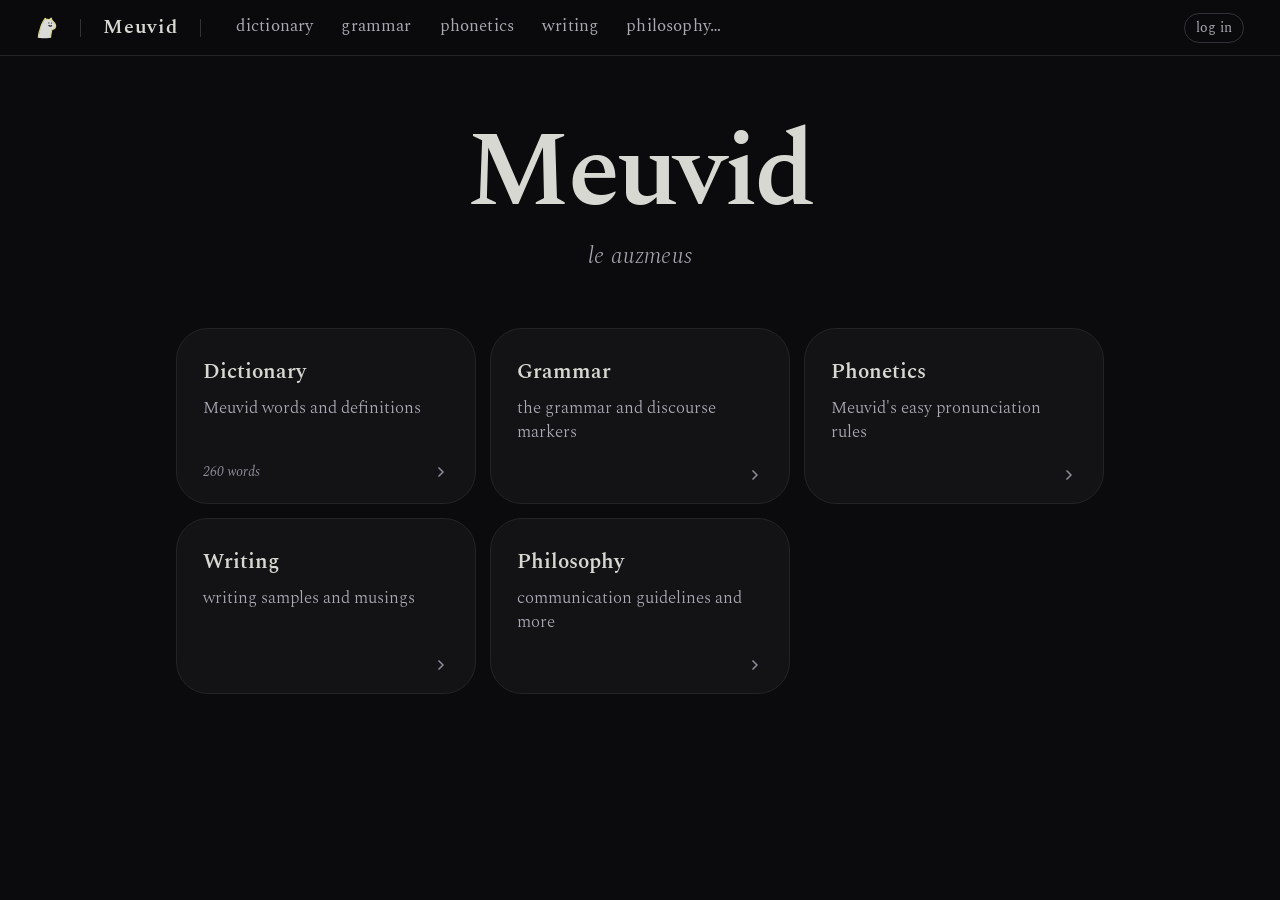
<file: index.html>
<!DOCTYPE html>
<html lang="en">

<head>
  <meta charset="UTF-8">
  <meta name="viewport" content="width=device-width, initial-scale=1.0">
  <title>Meuvid</title>
  <meta name="description" content="Meuvid shert le auzmeus, wan hiu soneumil shert.">
  <meta name="author" content="Matt Mao">
  <link rel="canonical" href="https://matt-meow.web.app/meuvid/">
  <meta property="og:title" content="Meuvid">
  <meta property="og:description" content="Meuvid shert le auzmeus, wan hiu soneumil shert.">
  <meta property="og:type" content="website">
  <meta property="og:url" content="https://matt-meow.web.app/meuvid/">
  <meta property="og:site_name" content="matt meow&#39;s corner">
  <meta property="og:image" content="https://matt-meow.web.app/meuvid/icons/meuvid-512.png">
  <meta name="twitter:card" content="summary">
  <meta name="twitter:title" content="Meuvid">
  <meta name="twitter:description" content="Meuvid shert le auzmeus, wan hiu soneumil shert.">
  <meta name="twitter:image" content="https://matt-meow.web.app/meuvid/icons/meuvid-512.png">
  <link rel="stylesheet" href="style.css">
  <link rel="icon" type="image/svg+xml" href="./icons/meuvid.svg">
</head>

<body>
  <div id="topbar-container"></div>
  <div id="modal-container"></div>
  <div id="app"></div>

  <script type="module">
    import { load } from './store.js';
    import { AUTH } from './auth.js';
    import { initNav } from './nav.js';
    import { renderHome } from './home.js';
    import { DICT } from './lang-data.js';

    function render() {
      initNav(
        'home',
        () => AUTH.showLoginModal(render),
        () => { AUTH.logout(); render(); }
      );
      renderHome(load('dict', DICT));
    }

    render();
  </script>
</body>

</html>
</file>
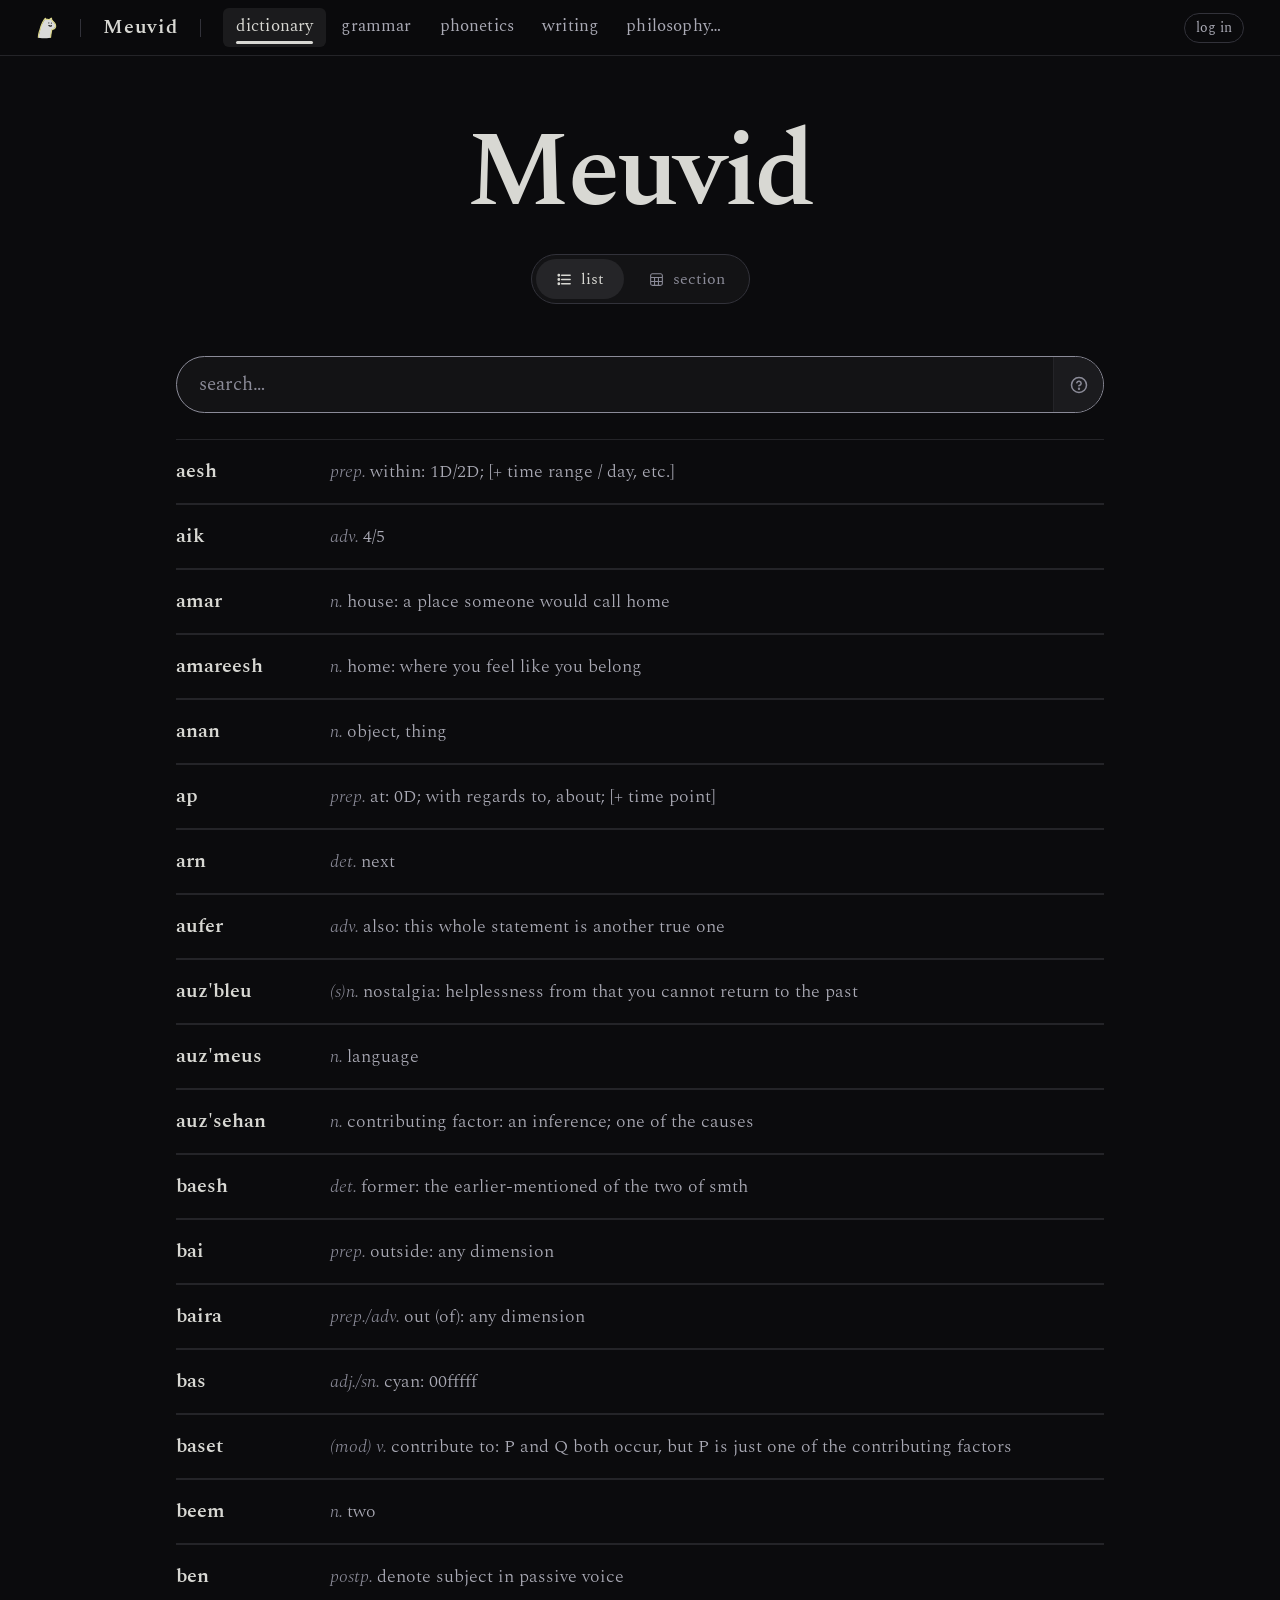
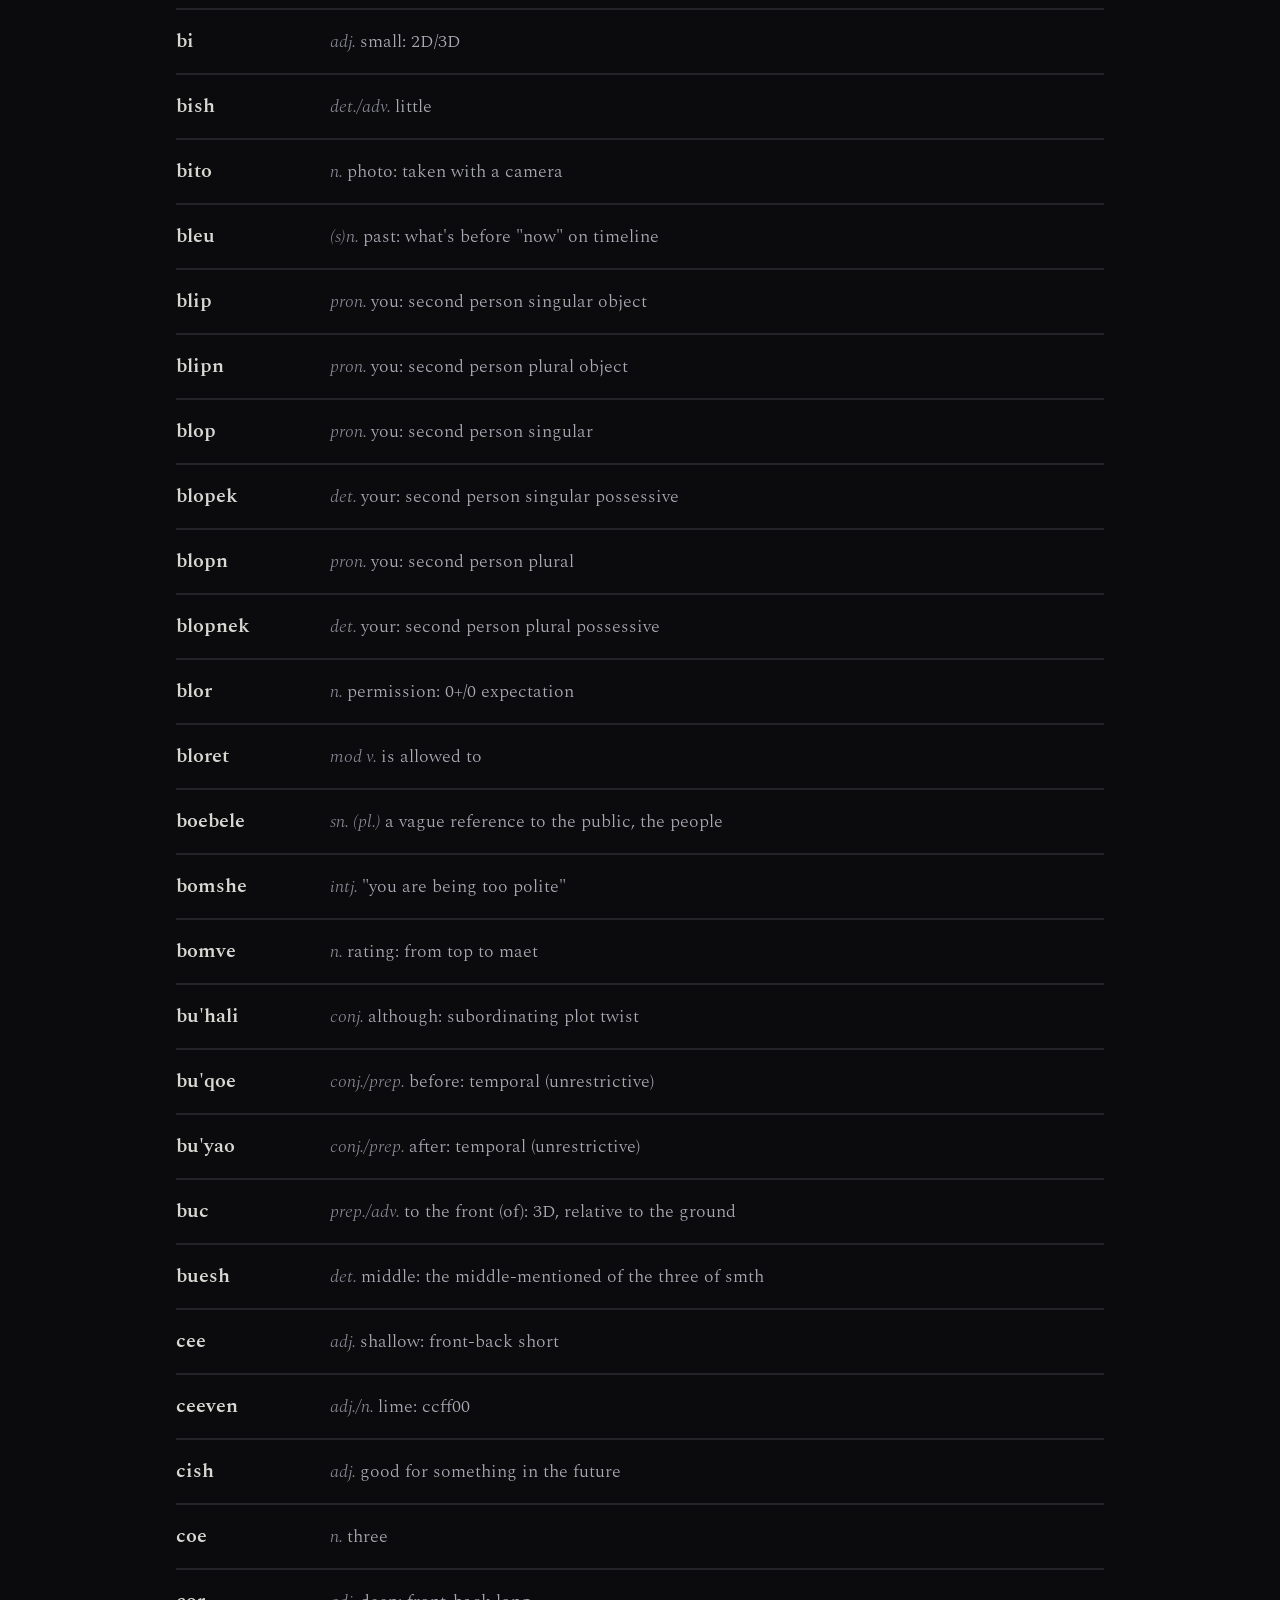
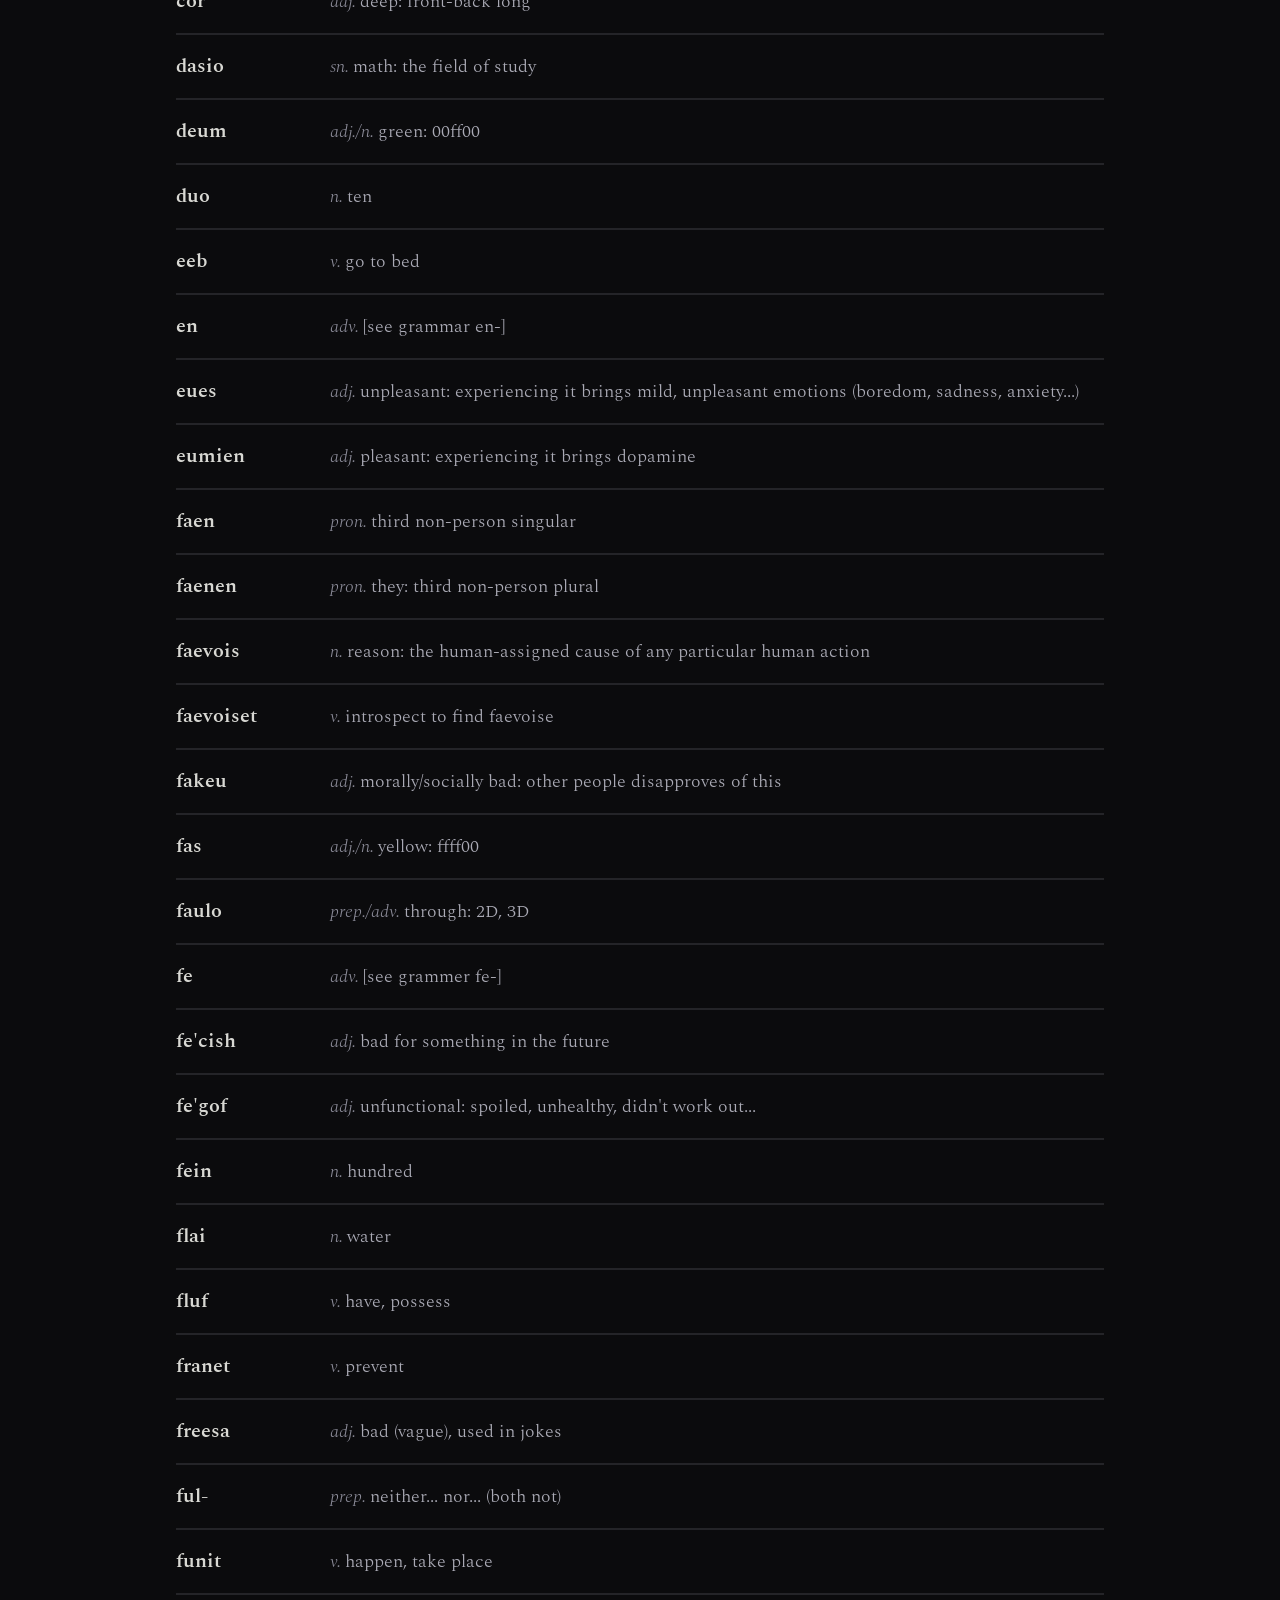
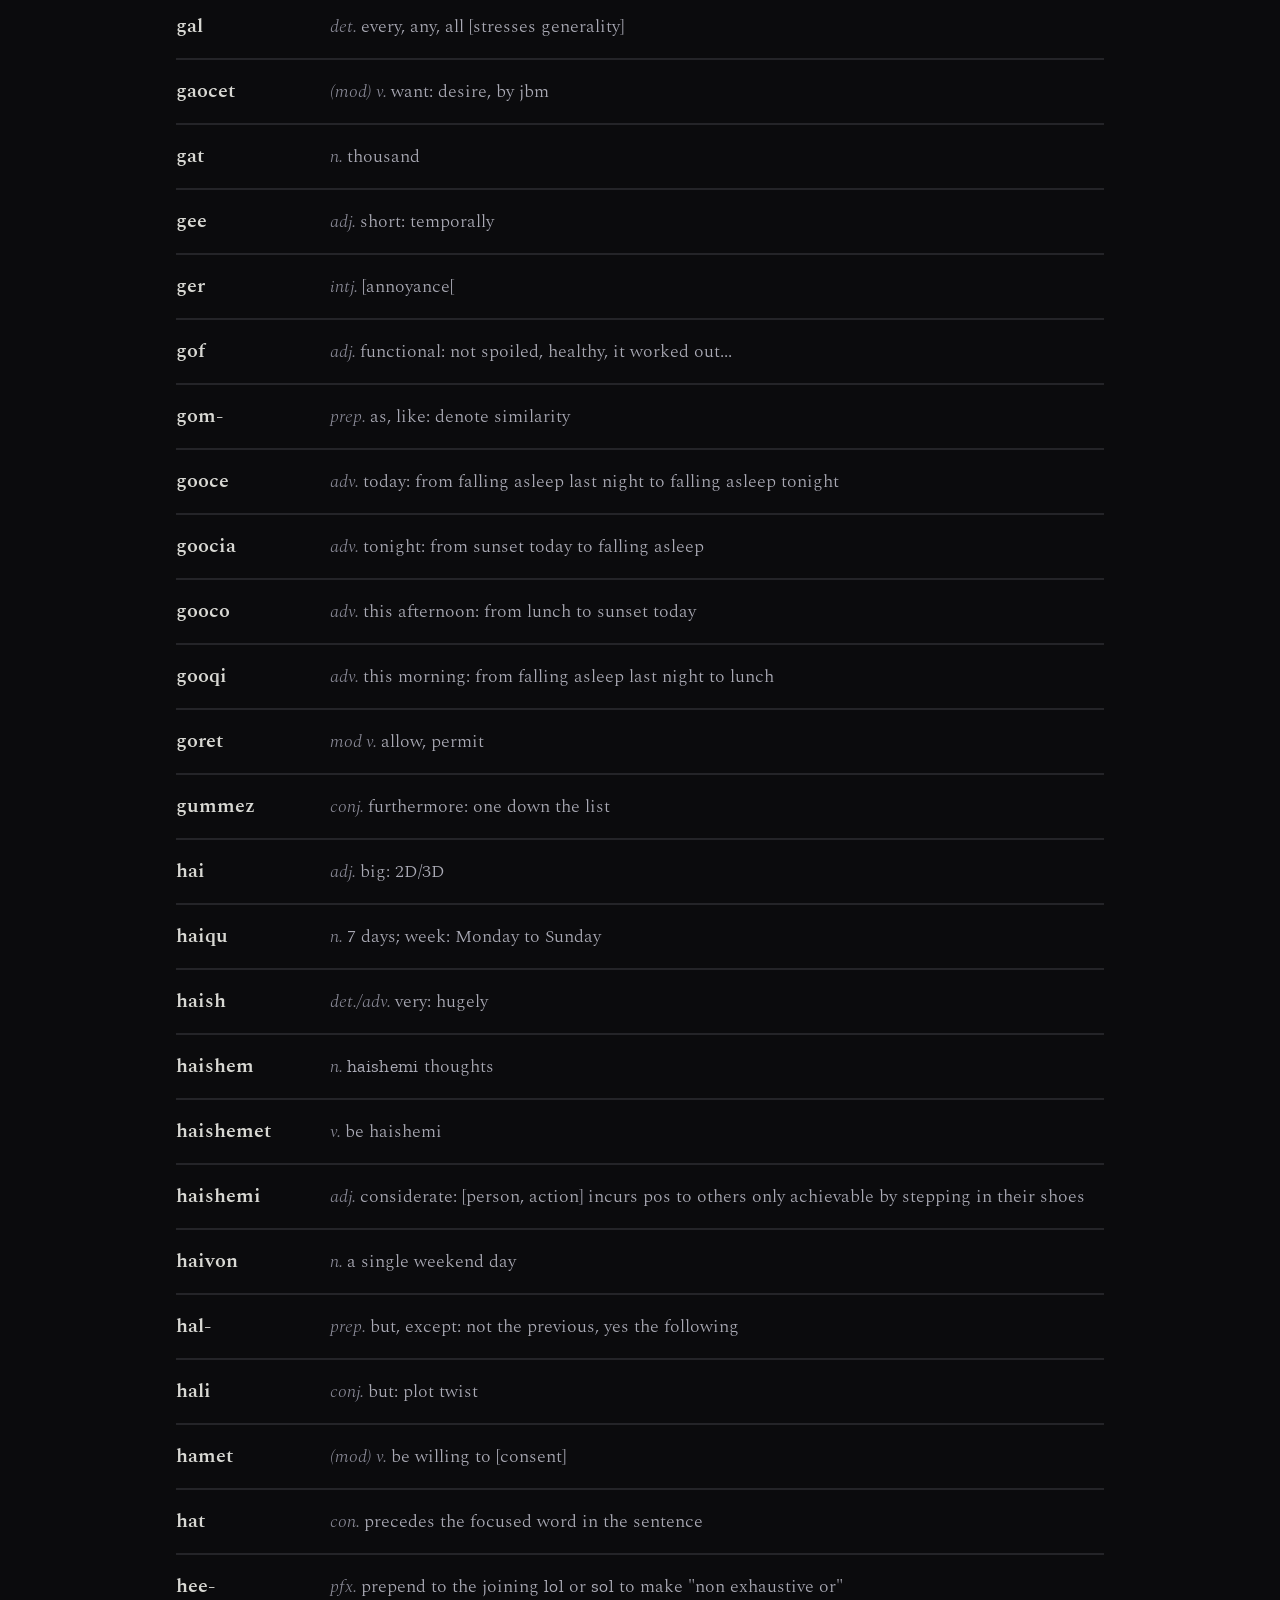
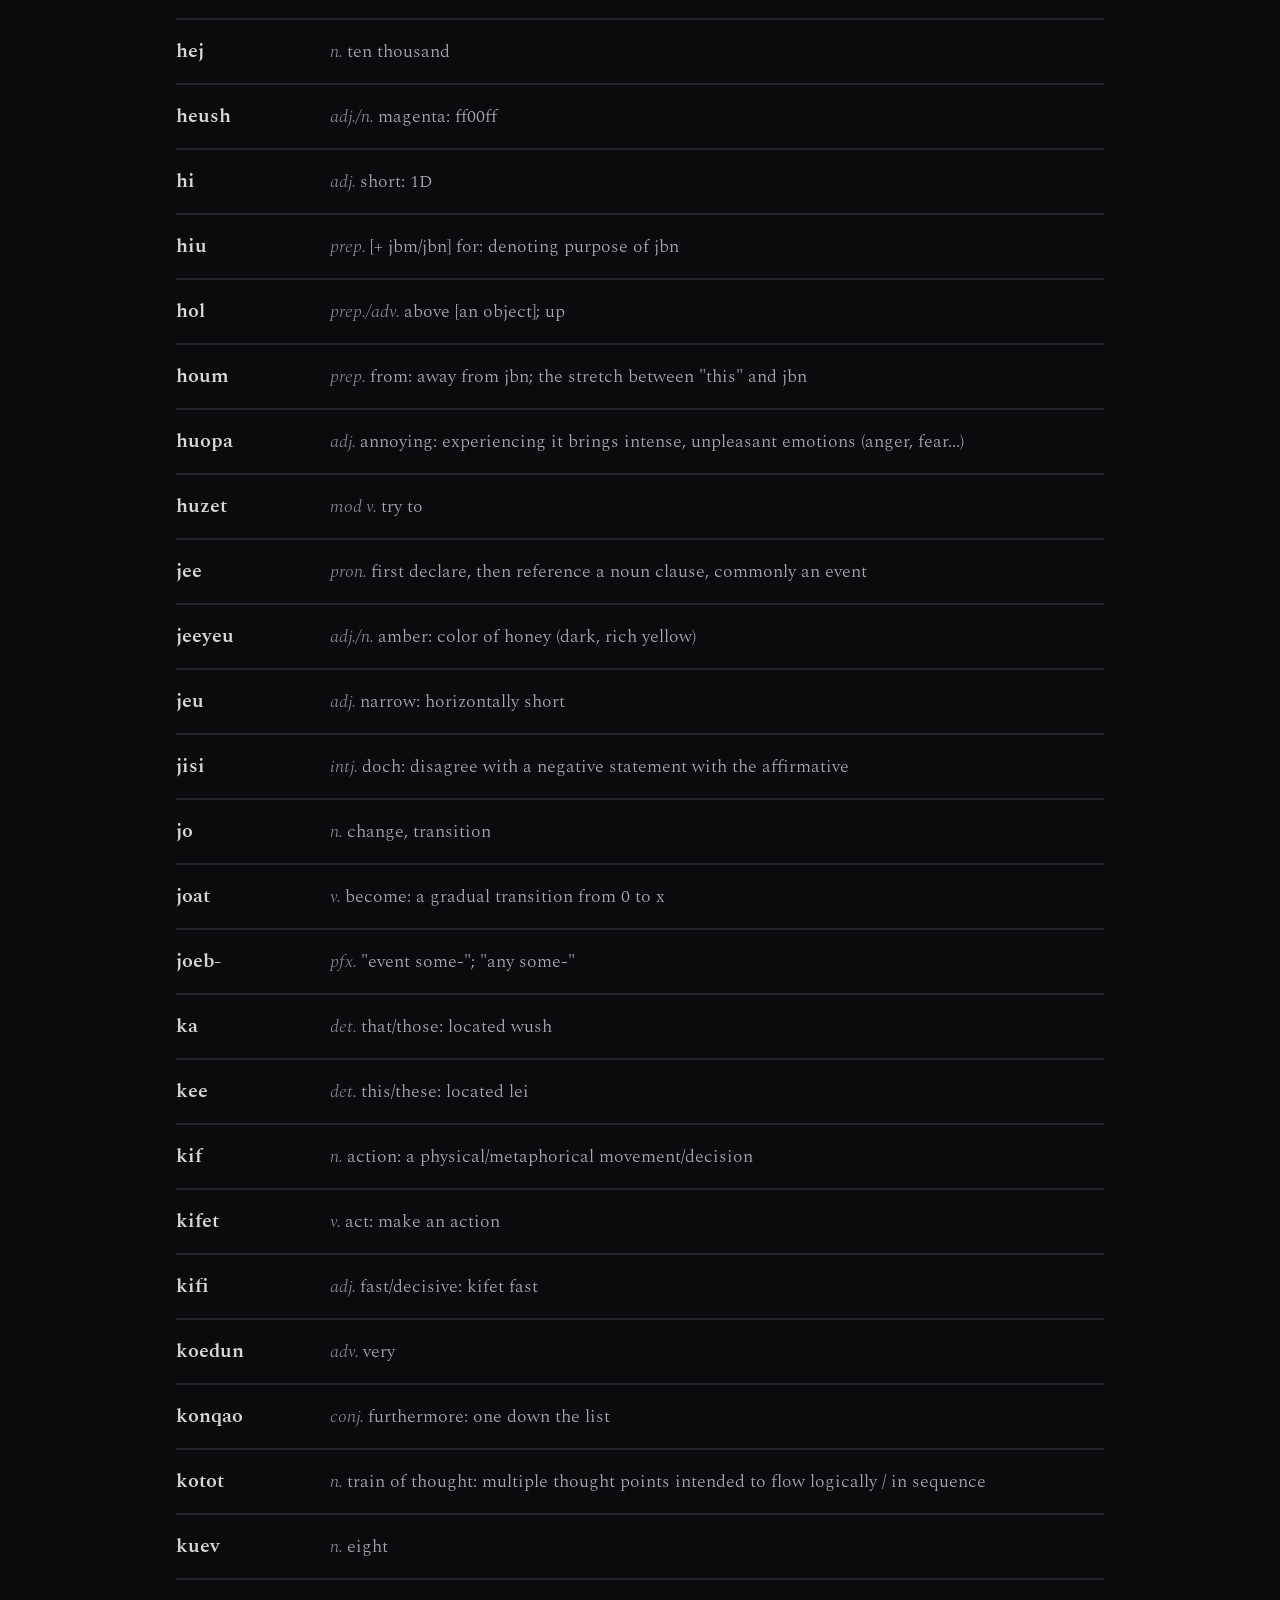
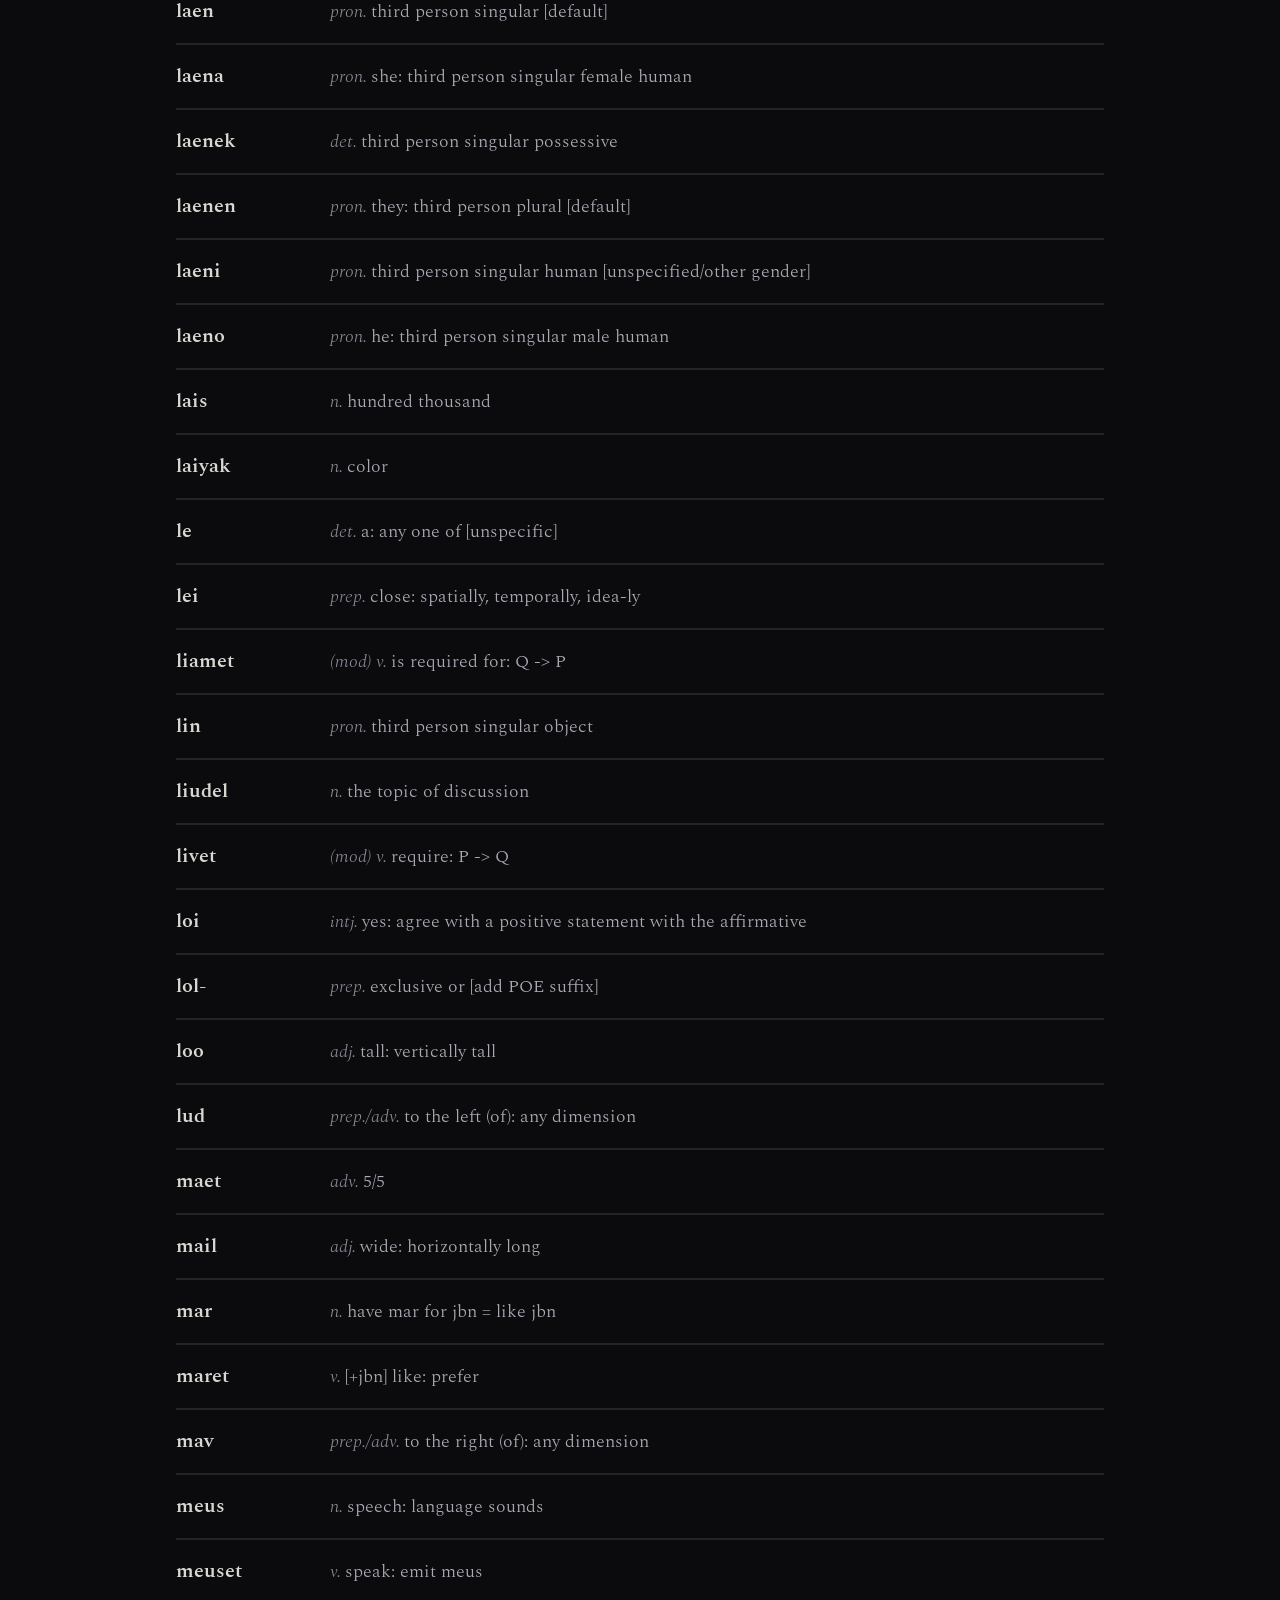
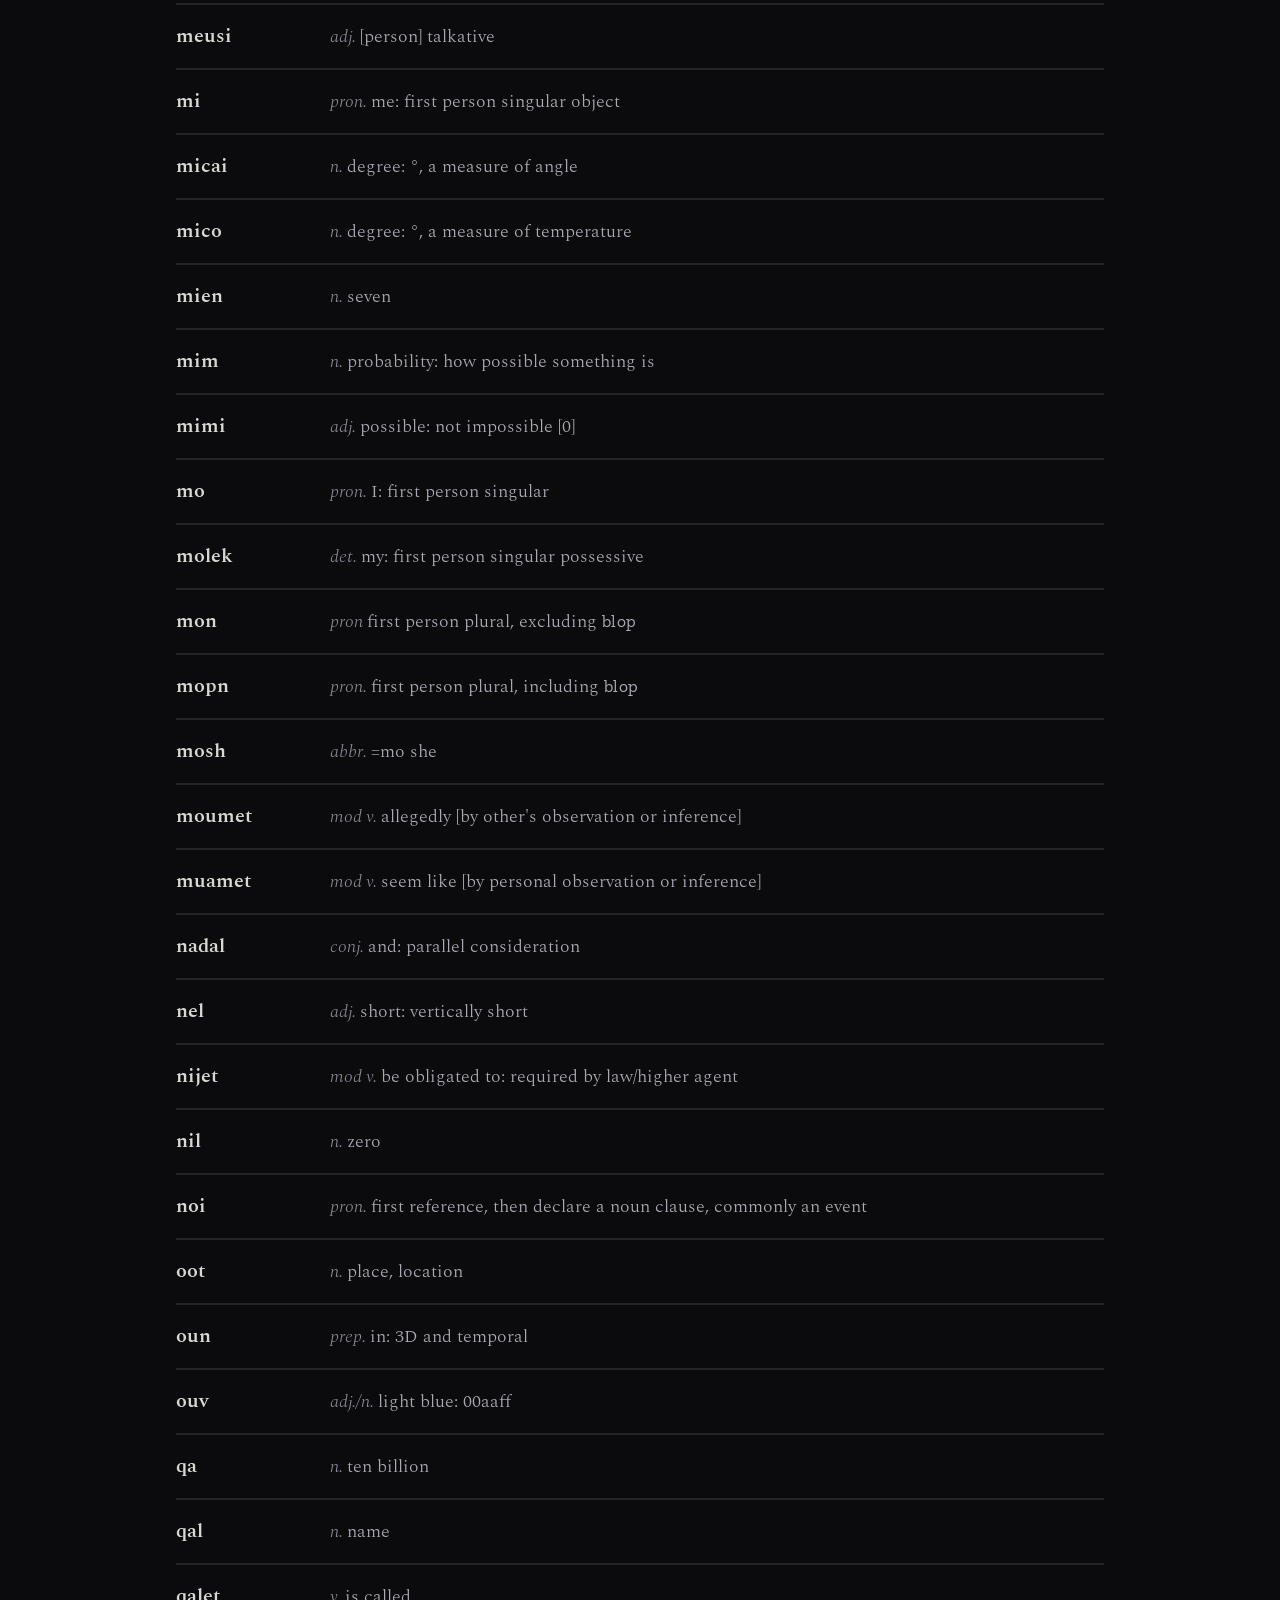
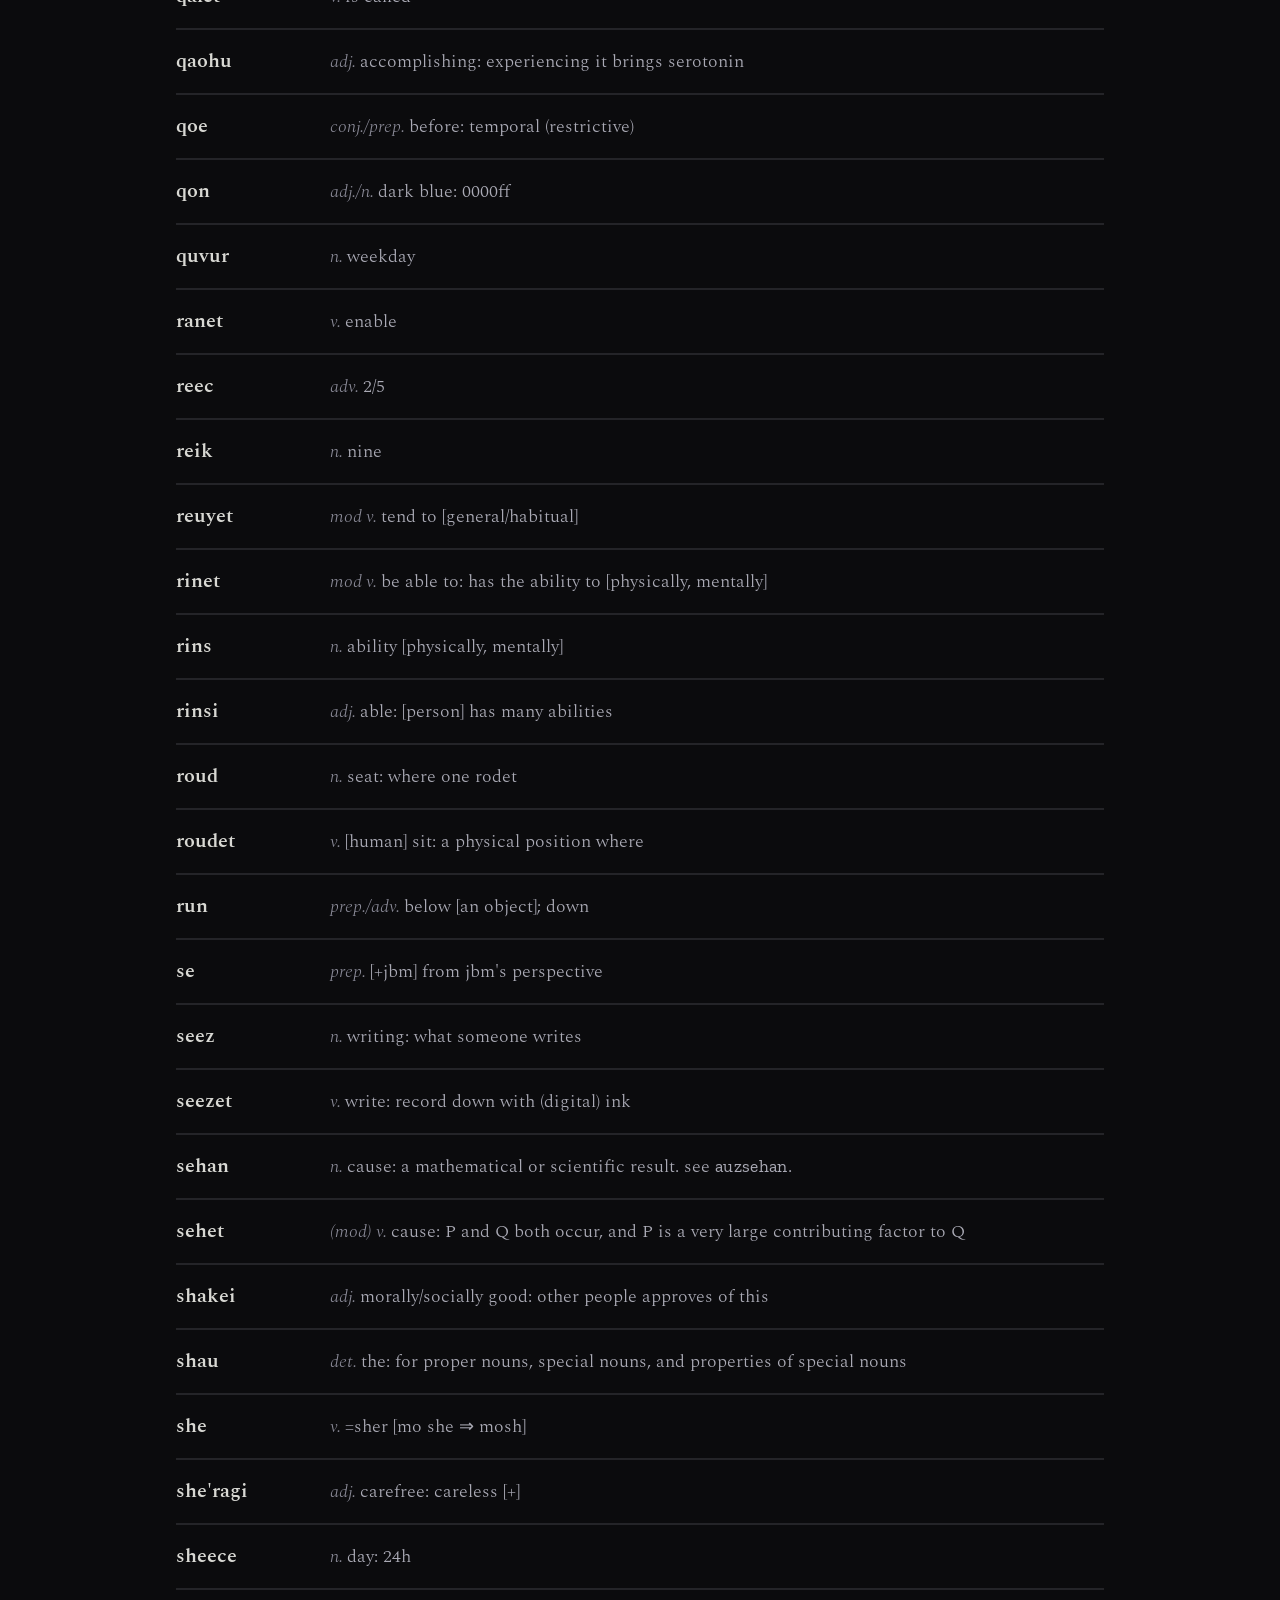
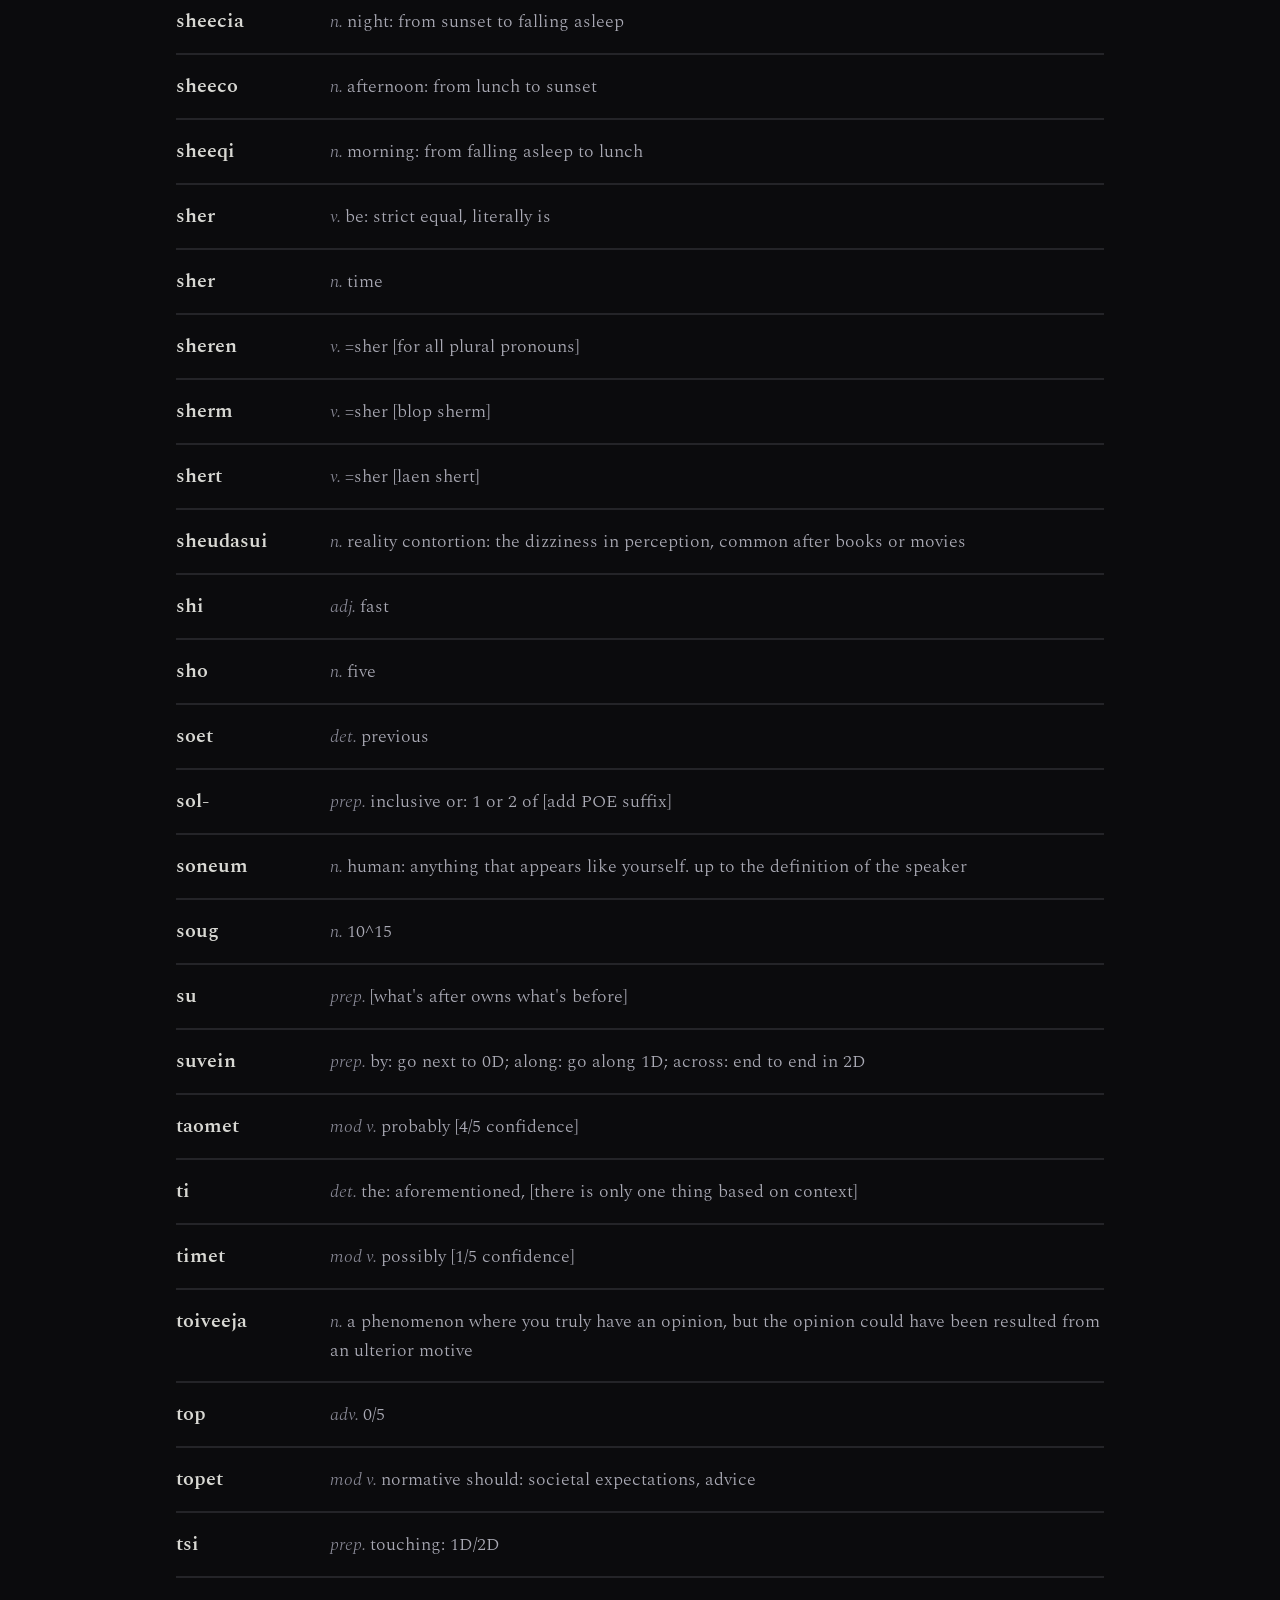
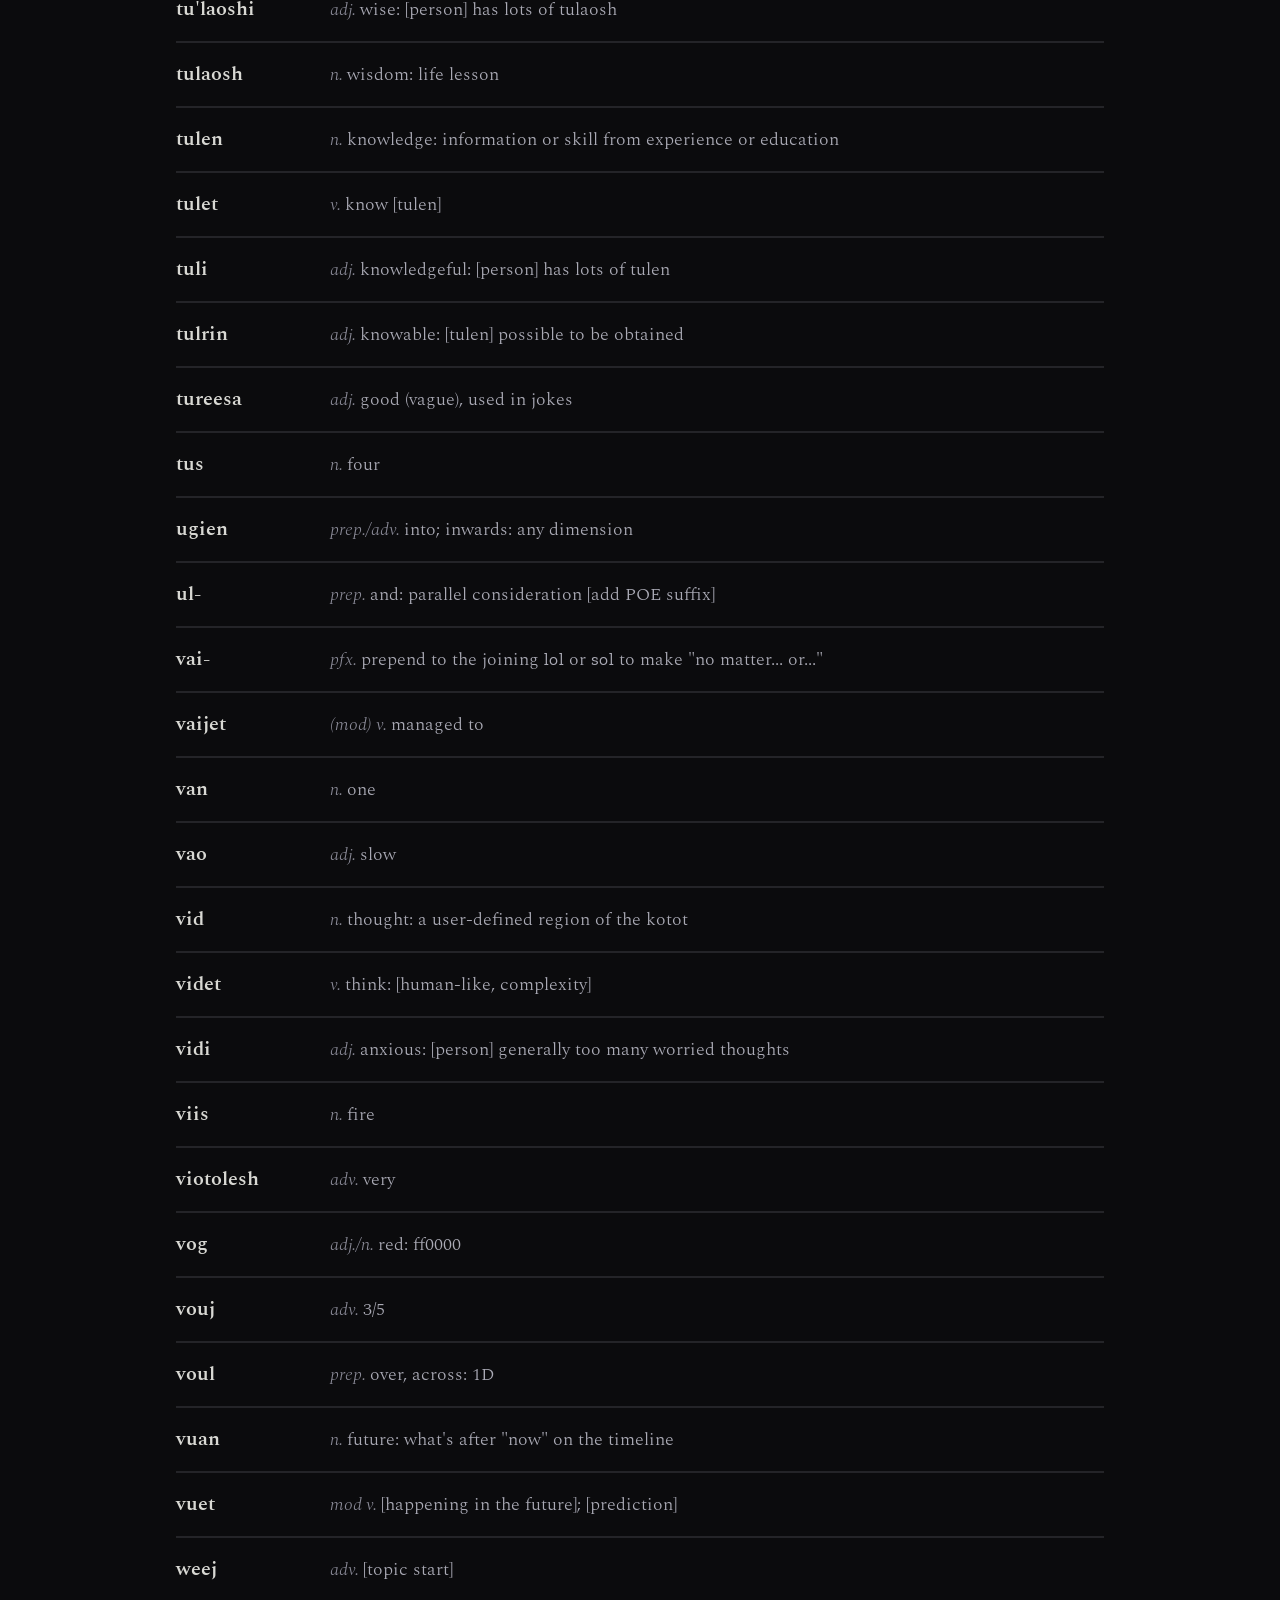
<file: dict/index.html>
<!DOCTYPE html>
<html lang="en">

<head>
  <meta charset="UTF-8">
  <meta name="viewport" content="width=device-width, initial-scale=1.0">
  <title>Meuvid — Dictionary</title>
  <meta name="description" content="Meuvid dictionary with definitions and themed sections">
  <meta name="author" content="Matt Mao">
  <link rel="canonical" href="https://matt-meow.web.app/meuvid/dict/">
  <meta property="og:title" content="Meuvid — Dictionary">
  <meta property="og:description" content="Meuvid dictionary with definitions and themed sections">
  <meta property="og:type" content="website">
  <meta property="og:url" content="https://matt-meow.web.app/meuvid/dict/">
  <meta property="og:site_name" content="matt meow&#39;s corner">
  <meta property="og:image" content="https://matt-meow.web.app/meuvid/icons/meuvid-512.png">
  <meta name="twitter:card" content="summary">
  <meta name="twitter:title" content="Meuvid — Dictionary">
  <meta name="twitter:description" content="Meuvid dictionary with definitions and themed sections">
  <meta name="twitter:image" content="https://matt-meow.web.app/meuvid/icons/meuvid-512.png">
  <link rel="stylesheet" href="../style.css">
  <link rel="icon" type="image/svg+xml" href="../icons/meuvid.svg">
</head>

<body>
  <div id="topbar-container"></div>
  <div id="modal-container"></div>
  <div id="app"></div>

  <script type="module">
    import { AUTH } from '../auth.js';
    import { initNav } from '../nav.js';
    import { createDictPage } from '../dict.js';
    import { DICT_KEYWORDS } from '../data.js';
    import { DICT, SECTIONS } from '../lang-data.js';

    const page = createDictPage({
      hasPos: true,
      dataKey: 'dict',
      dataRaw: DICT,
      kwTable: DICT_KEYWORDS,
      label: 'word',
      noun: 'words',
      hasSections: true,
      sectionsKey: 'sections',
      sectionsRaw: SECTIONS,
    });

    function render() {
      initNav(
        'dict',
        () => AUTH.showLoginModal(render),
        () => { AUTH.logout(); render(); }
      );
      page.render();
    }

    render();
  </script>
</body>

</html>
</file>
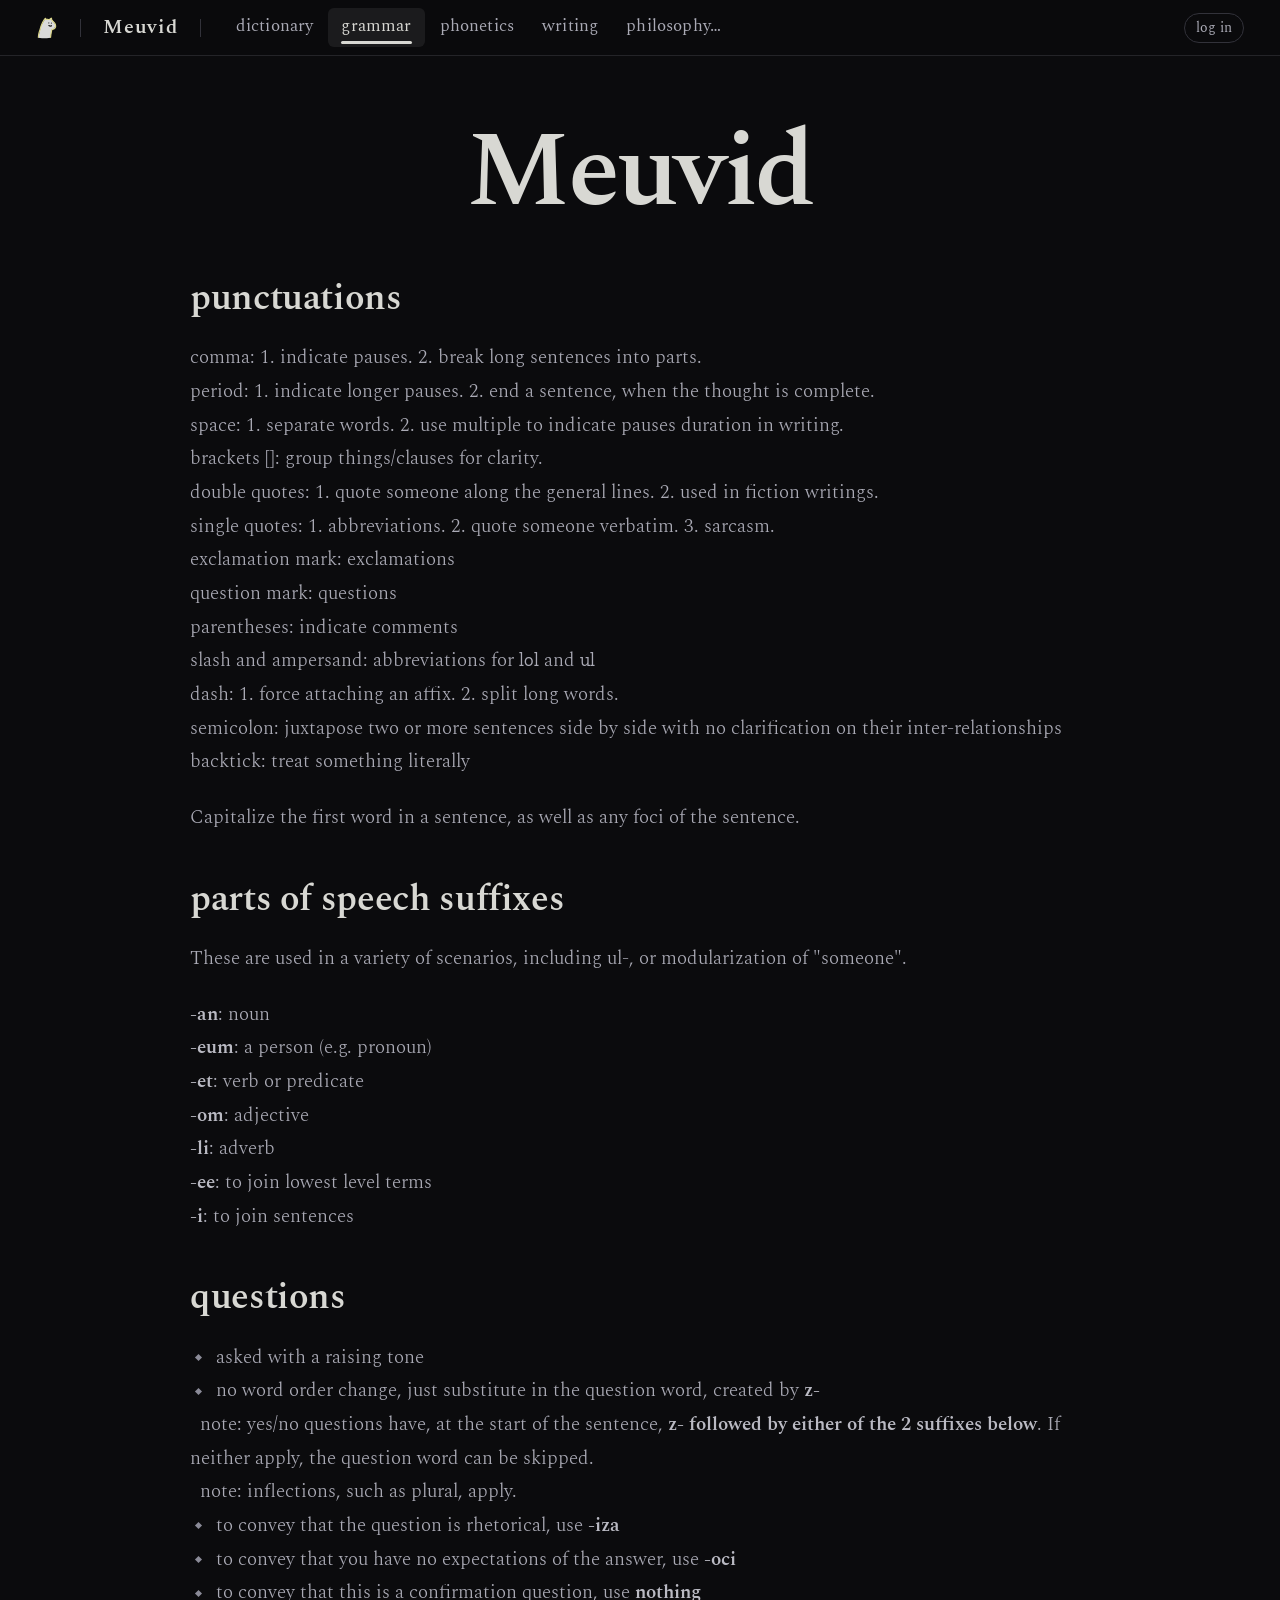
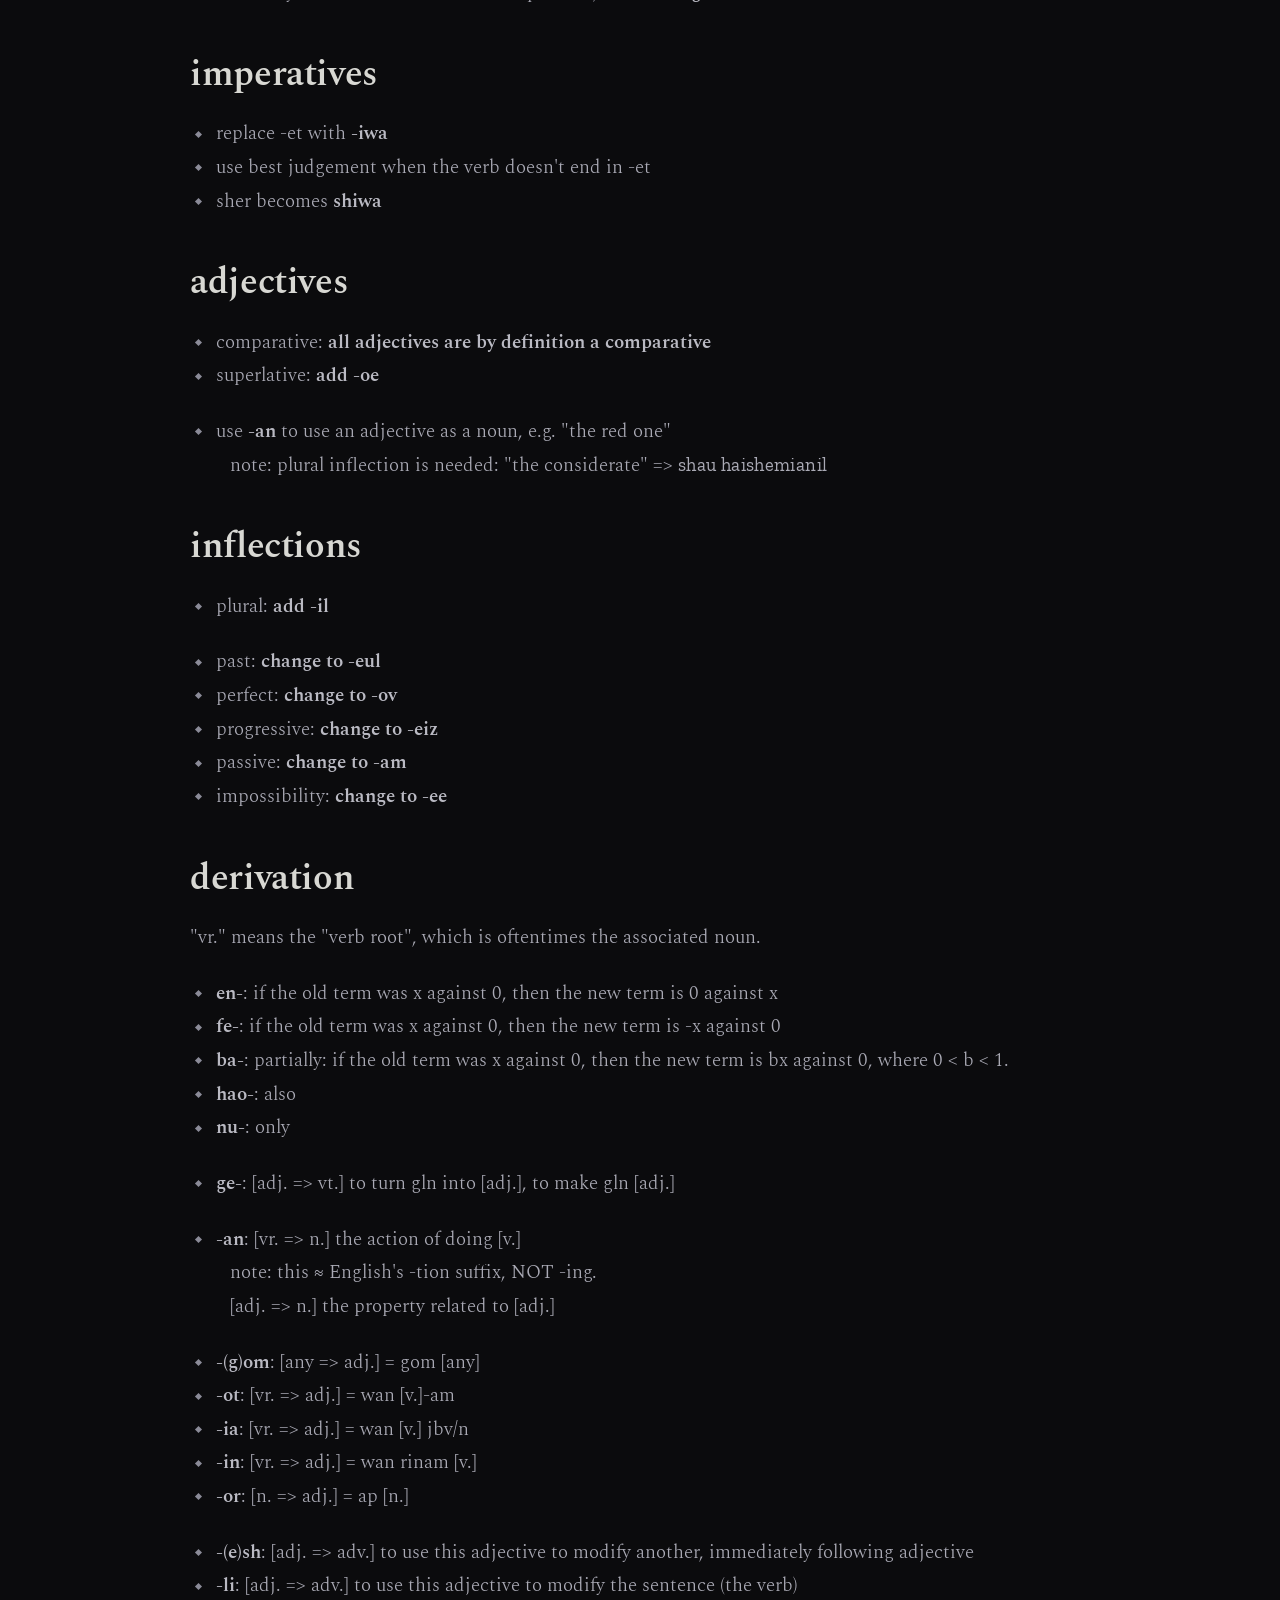
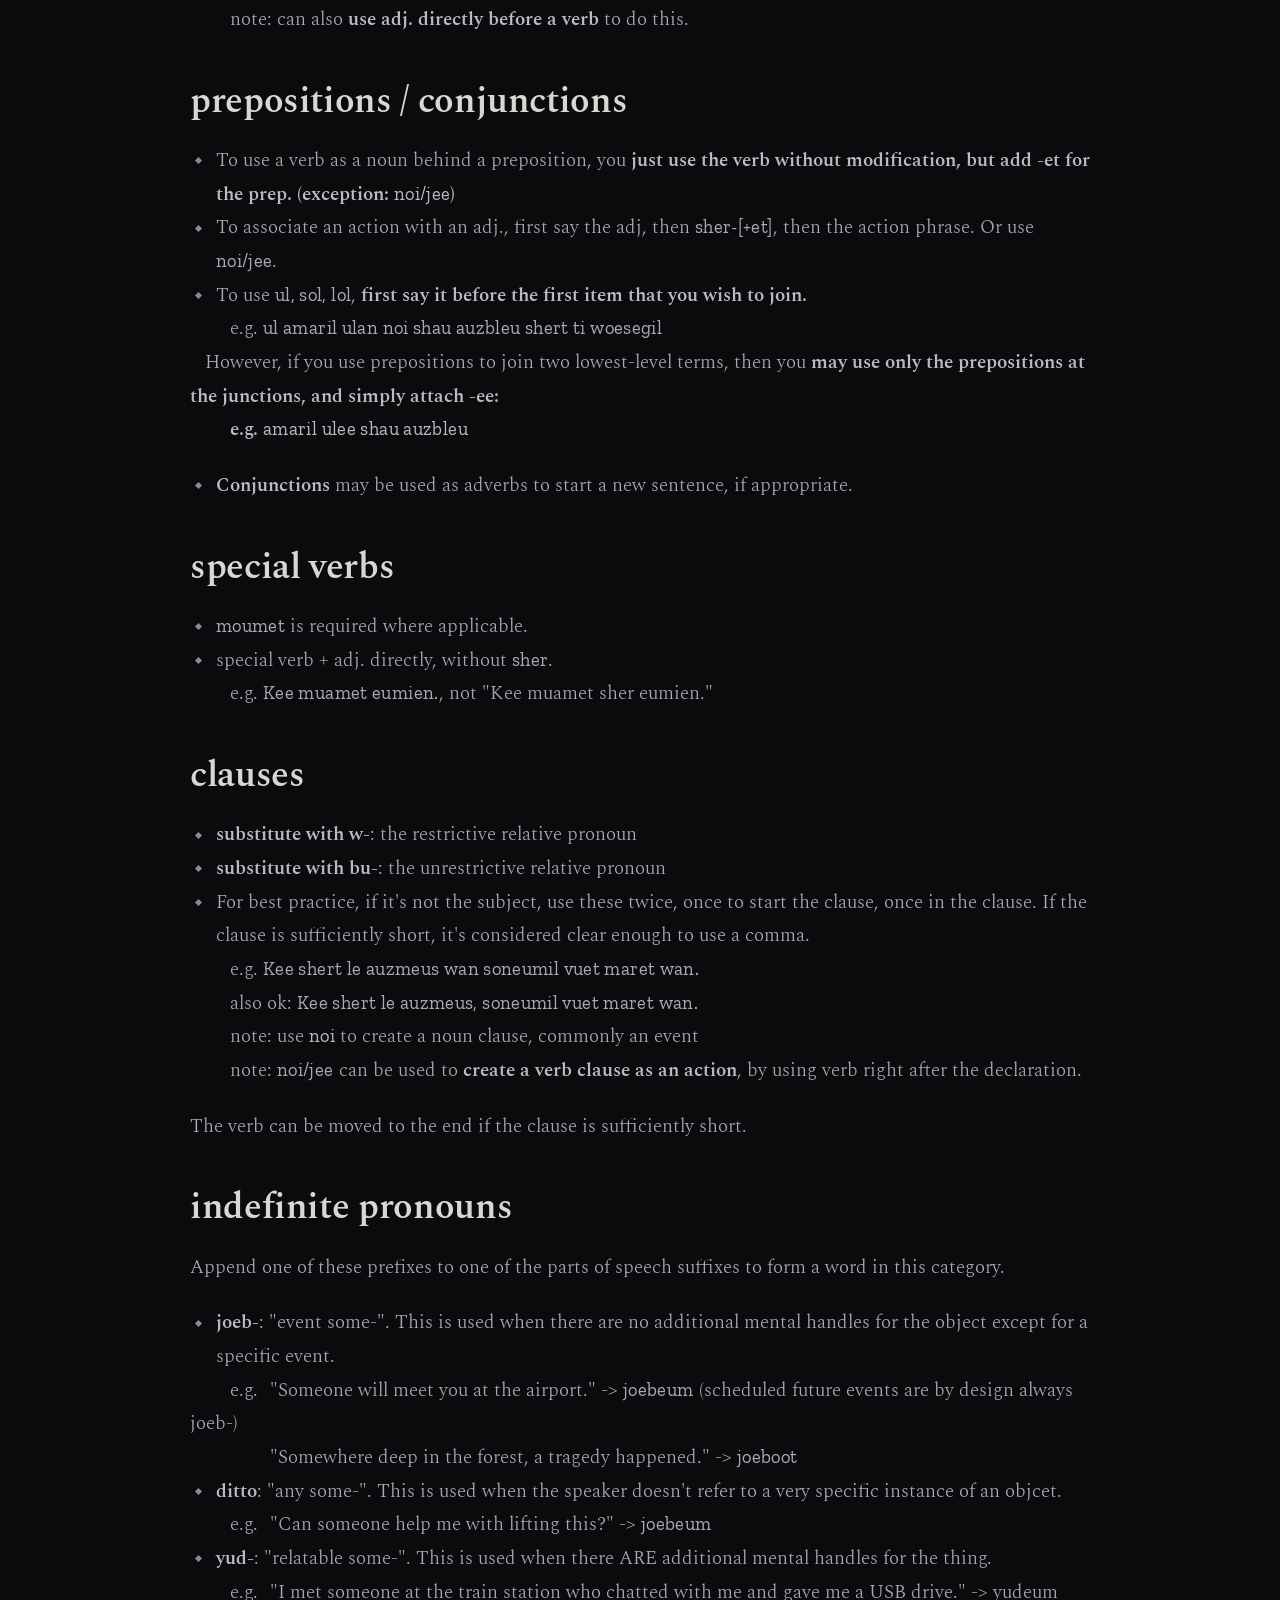
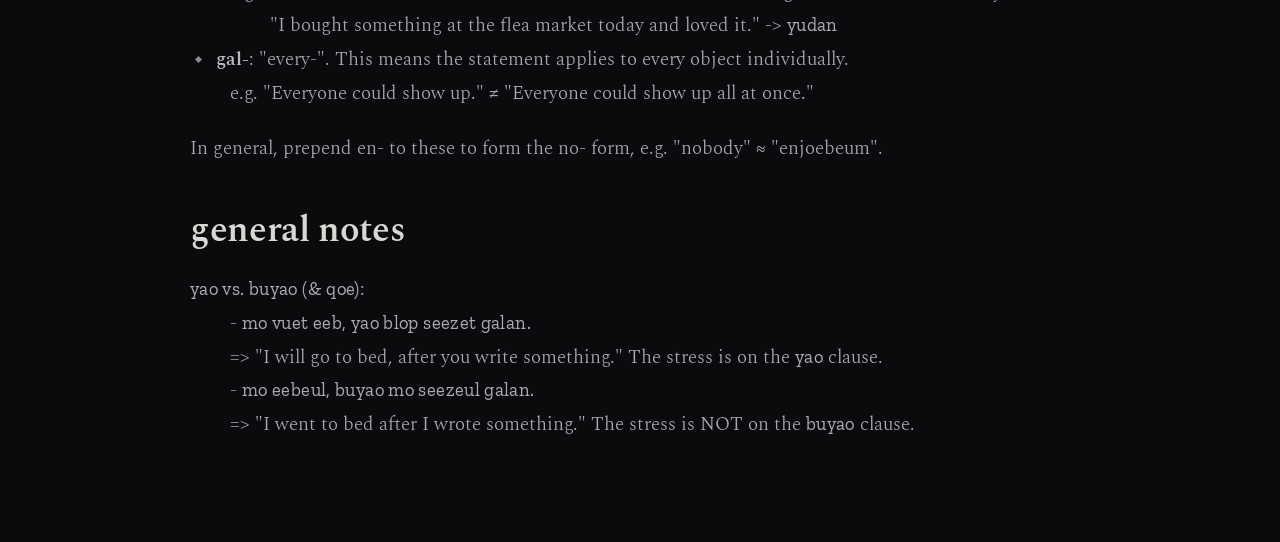
<file: grammar/index.html>
<!DOCTYPE html>
<html lang="en">

<head>
  <meta charset="UTF-8">
  <meta name="viewport" content="width=device-width, initial-scale=1.0">
  <title>Meuvid — Grammar</title>
  <meta name="description" content="Meuvid grammar rules and writing conventions">
  <meta name="author" content="Matt Mao">
  <link rel="canonical" href="https://matt-meow.web.app/meuvid/grammar/">
  <meta property="og:title" content="Meuvid — Grammar">
  <meta property="og:description" content="Meuvid grammar rules and writing conventions">
  <meta property="og:type" content="website">
  <meta property="og:url" content="https://matt-meow.web.app/meuvid/grammar/">
  <meta property="og:site_name" content="matt meow&#39;s corner">
  <meta property="og:image" content="https://matt-meow.web.app/meuvid/icons/meuvid-512.png">
  <meta name="twitter:card" content="summary">
  <meta name="twitter:title" content="Meuvid — Grammar">
  <meta name="twitter:description" content="Meuvid grammar rules and writing conventions">
  <meta name="twitter:image" content="https://matt-meow.web.app/meuvid/icons/meuvid-512.png">
  <link rel="stylesheet" href="../style.css">
  <link rel="icon" type="image/svg+xml" href="../icons/meuvid.svg">
</head>

<body>
  <div id="topbar-container"></div>
  <div id="modal-container"></div>
  <div id="app"></div>

  <script type="module">
    import { AUTH } from '../auth.js';
    import { initNav } from '../nav.js';
    import { createTextPage } from '../textpage.js';
    import { GRAMMAR } from '../lang-data.js';

    const page = createTextPage({
      dataKey: 'grammar',
      dataRaw: GRAMMAR,
    });

    function render() {
      initNav(
        'grammar',
        () => AUTH.showLoginModal(render),
        () => { AUTH.logout(); render(); }
      );
      page.render();
    }

    render();
  </script>
</body>

</html>
</file>
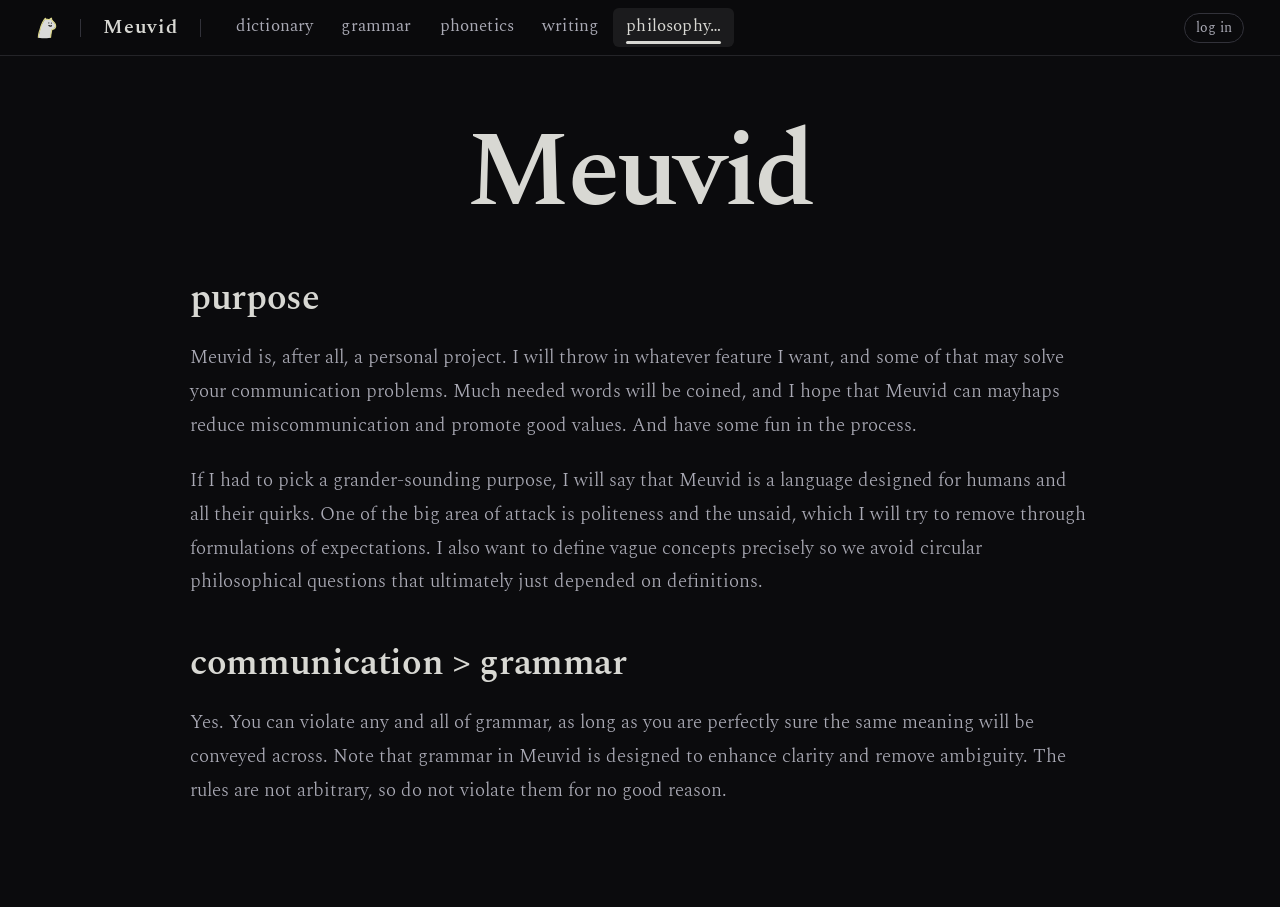
<file: philosophy/index.html>
<!DOCTYPE html>
<html lang="en">

<head>
  <meta charset="UTF-8">
  <meta name="viewport" content="width=device-width, initial-scale=1.0">
  <title>Meuvid — Philosophy</title>
  <meta name="description" content="Meuvid design principles and intended uses">
  <meta name="author" content="Matt Mao">
  <link rel="canonical" href="https://matt-meow.web.app/meuvid/philosophy/">
  <meta property="og:title" content="Meuvid — Philosophy">
  <meta property="og:description" content="Meuvid design principles and intended uses">
  <meta property="og:type" content="website">
  <meta property="og:url" content="https://matt-meow.web.app/meuvid/philosophy/">
  <meta property="og:site_name" content="matt meow&#39;s corner">
  <meta property="og:image" content="https://matt-meow.web.app/meuvid/icons/meuvid-512.png">
  <meta name="twitter:card" content="summary">
  <meta name="twitter:title" content="Meuvid — Philosophy">
  <meta name="twitter:description" content="Meuvid design principles and intended uses">
  <meta name="twitter:image" content="https://matt-meow.web.app/meuvid/icons/meuvid-512.png">
  <link rel="stylesheet" href="../style.css">
  <link rel="icon" type="image/svg+xml" href="../icons/meuvid.svg">
</head>

<body>
  <div id="topbar-container"></div>
  <div id="modal-container"></div>
  <div id="app"></div>

  <script type="module">
    import { AUTH } from '../auth.js';
    import { initNav } from '../nav.js';
    import { createTextPage } from '../textpage.js';
    import { PHILOSOPHY } from '../lang-data.js';

    const page = createTextPage({
      dataKey: 'philosophy',
      dataRaw: PHILOSOPHY,
    });

    function render() {
      initNav(
        'philosophy',
        () => AUTH.showLoginModal(render),
        () => { AUTH.logout(); render(); }
      );
      page.render();
    }

    render();
  </script>
</body>

</html>
</file>
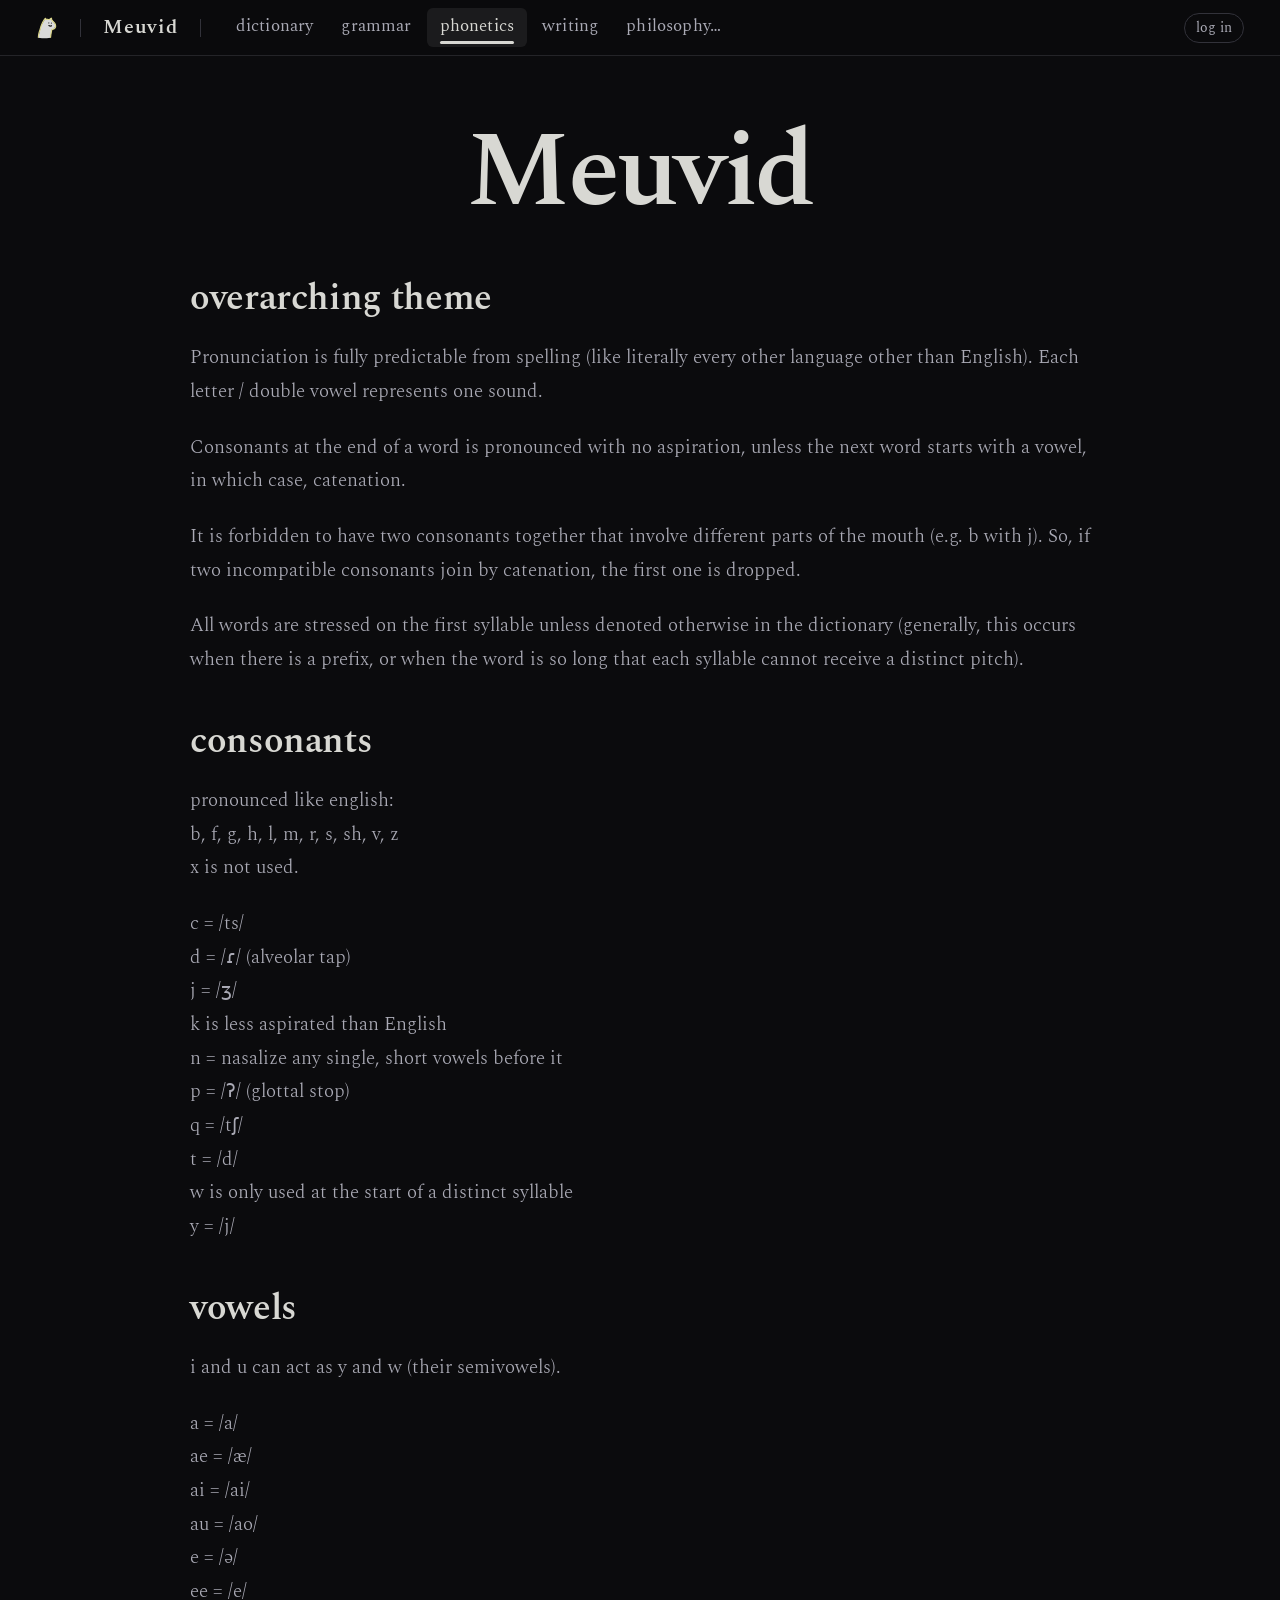
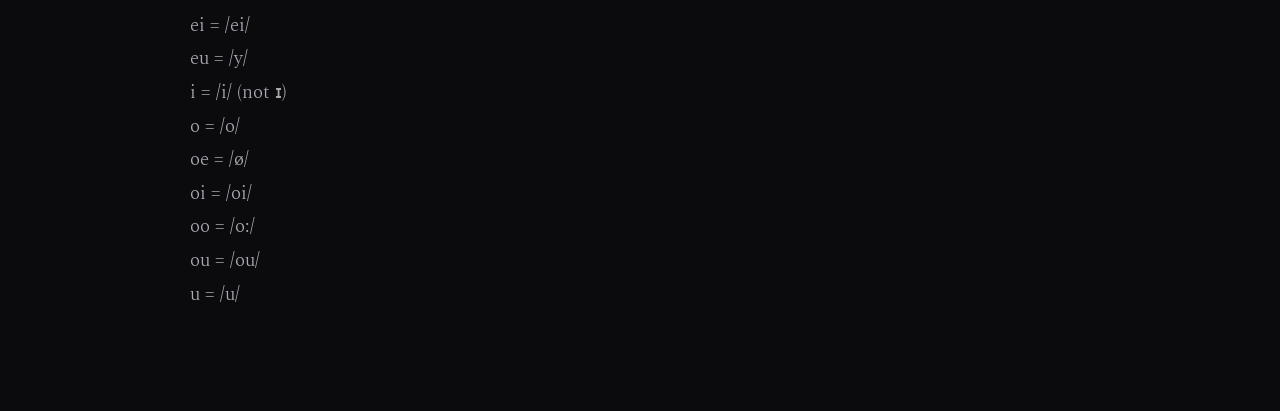
<file: phonetics/index.html>
<!DOCTYPE html>
<html lang="en">

<head>
  <meta charset="UTF-8">
  <meta name="viewport" content="width=device-width, initial-scale=1.0">
  <title>Meuvid — Phonetics</title>
  <meta name="description" content="Meuvid pronunciation guide">
  <meta name="author" content="Matt Mao">
  <link rel="canonical" href="https://matt-meow.web.app/meuvid/phonetics/">
  <meta property="og:title" content="Meuvid — Phonetics">
  <meta property="og:description" content="Meuvid pronunciation guide">
  <meta property="og:type" content="website">
  <meta property="og:url" content="https://matt-meow.web.app/meuvid/phonetics/">
  <meta property="og:site_name" content="matt meow&#39;s corner">
  <meta property="og:image" content="https://matt-meow.web.app/meuvid/icons/meuvid-512.png">
  <meta name="twitter:card" content="summary">
  <meta name="twitter:title" content="Meuvid — Phonetics">
  <meta name="twitter:description" content="Meuvid pronunciation guide">
  <meta name="twitter:image" content="https://matt-meow.web.app/meuvid/icons/meuvid-512.png">
  <link rel="stylesheet" href="../style.css">
  <link rel="icon" type="image/svg+xml" href="../icons/meuvid.svg">
</head>

<body>
  <div id="topbar-container"></div>
  <div id="modal-container"></div>
  <div id="app"></div>

  <script type="module">
    import { AUTH } from '../auth.js';
    import { initNav } from '../nav.js';
    import { createTextPage } from '../textpage.js';
    import { PHONETICS } from '../lang-data.js';

    const page = createTextPage({
      dataKey: 'phonetics',
      dataRaw: PHONETICS,
    });

    function render() {
      initNav(
        'phonetics',
        () => AUTH.showLoginModal(render),
        () => { AUTH.logout(); render(); }
      );
      page.render();
    }

    render();
  </script>
</body>

</html>
</file>
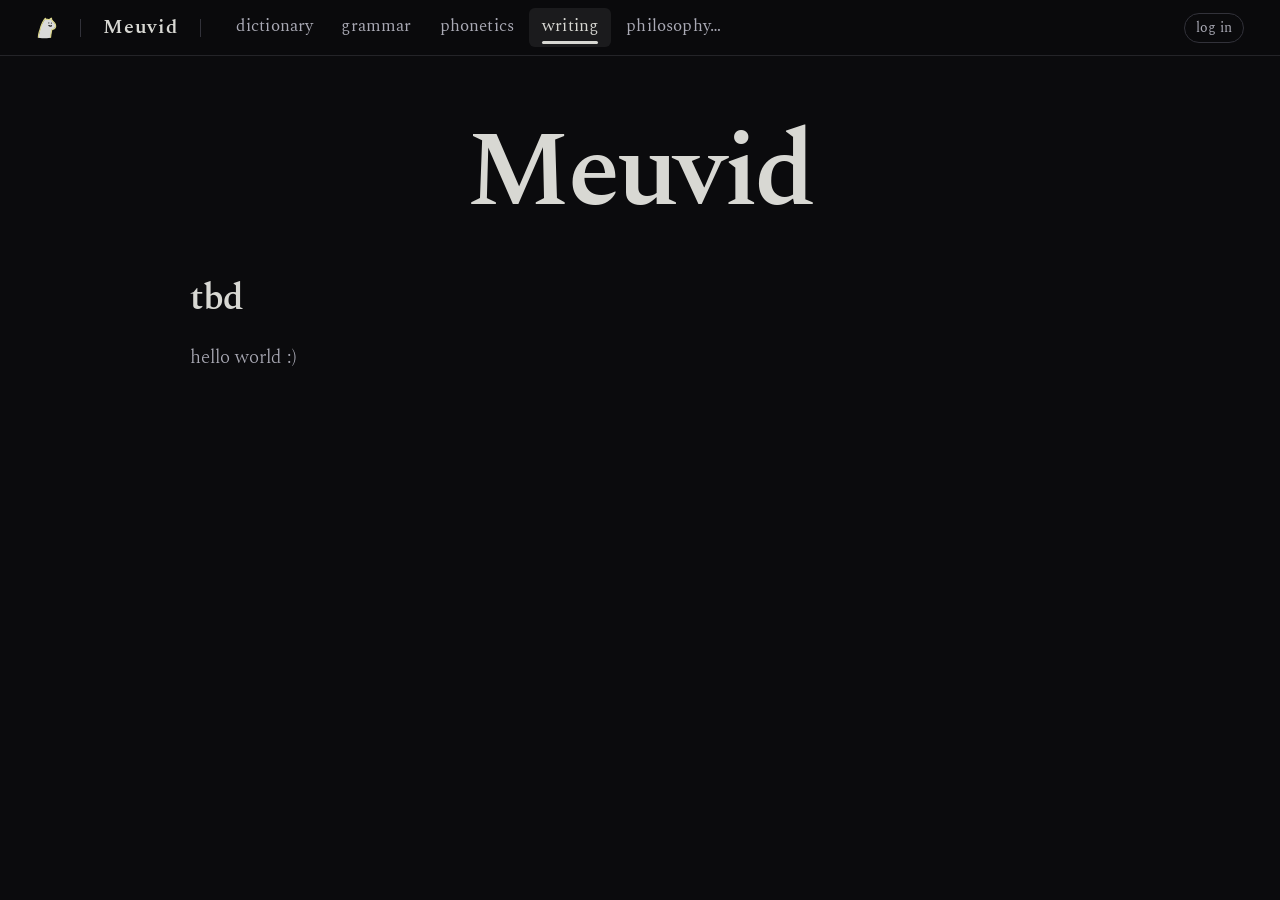
<file: writing/index.html>
<!DOCTYPE html>
<html lang="en">

<head>
  <meta charset="UTF-8">
  <meta name="viewport" content="width=device-width, initial-scale=1.0">
  <title>Meuvid — Writing</title>
  <meta name="description" content="Meuvid writing samples and musings">
  <meta name="author" content="Matt Mao">
  <link rel="canonical" href="https://matt-meow.web.app/meuvid/writing/">
  <meta property="og:title" content="Meuvid — Writing">
  <meta property="og:description" content="Meuvid writing samples and musings">
  <meta property="og:type" content="website">
  <meta property="og:url" content="https://matt-meow.web.app/meuvid/writing/">
  <meta property="og:site_name" content="matt meow&#39;s corner">
  <meta property="og:image" content="https://matt-meow.web.app/meuvid/icons/meuvid-512.png">
  <meta name="twitter:card" content="summary">
  <meta name="twitter:title" content="Meuvid — Writing">
  <meta name="twitter:description" content="Meuvid writing samples and musings">
  <meta name="twitter:image" content="https://matt-meow.web.app/meuvid/icons/meuvid-512.png">
  <link rel="stylesheet" href="../style.css">
  <link rel="icon" type="image/svg+xml" href="../icons/meuvid.svg">
</head>

<body>
  <div id="topbar-container"></div>
  <div id="modal-container"></div>
  <div id="app"></div>

  <script type="module">
    import { AUTH } from '../auth.js';
    import { initNav } from '../nav.js';
    import { createTextPage } from '../textpage.js';
    import { WRITING } from '../lang-data.js';

    const page = createTextPage({
      dataKey: 'writing',
      dataRaw: WRITING,
    });

    function render() {
      initNav(
        'writing',
        () => AUTH.showLoginModal(render),
        () => { AUTH.logout(); render(); }
      );
      page.render();
    }

    render();
  </script>
</body>

</html>
</file>
<file: style.css>
@import url('https://fonts.googleapis.com/css2?family=Spectral:ital,wght@0,300;0,400;0,500;0,600;0,700;1,300;1,400&display=swap');
@import url('https://fonts.googleapis.com/css2?family=Zilla+Slab:wght@400;500;600&display=swap');

/* ================================================================
   VARIABLES
   ================================================================ */
:root {
  --bg: #0b0b0d;
  --surface: #131315;
  --surface-2: #1b1b1e;
  --surface-3: #252528;
  --border: #242428;
  --border-2: #32323a;
  --text: #d8d8d3;
  --text-2: #aaaab5;
  --text-bright: color-mix(in oklab, var(--text-2) 100%, #ffffff 25%);
  --text-3: #8b8b98;
  --danger: #b83c3c;
  --r-xs: 6px;
  --r-sm: 10px;
  --r-md: 16px;
  --r-lg: 24px;
  --r-xl: 32px;
  --r-f: 9999px;
  --font: 'Spectral', Georgia, serif;
  --lang-font: 'Zilla Slab', Georgia, serif;
  --ease: 0.14s ease;
  --sec-gap: 22px;
}

/* ================================================================
   RESET
   ================================================================ */
*,
*::before,
*::after {
  box-sizing: border-box;
  margin: 0;
  padding: 0;
}

body {
  background: var(--bg);
  color: var(--text);
  font-family: var(--font);
  font-size: 19px;
  line-height: 1.65;
  -webkit-font-smoothing: antialiased;
  min-height: 100vh;
}

::-webkit-scrollbar {
  width: 5px;
}

::-webkit-scrollbar-track {
  background: transparent;
}

::-webkit-scrollbar-thumb {
  background: var(--border-2);
  border-radius: 3px;
}

/* ================================================================
   FOCUS STATES
   ================================================================ */
:focus { outline: none; }

:focus-visible {
  outline: 2px solid var(--text-2);
  outline-offset: 2px;
}

/* these already show focus via border-color — skip the extra ring */
.form-input:focus-visible,
.form-textarea:focus-visible,
.search-input:focus-visible {
  outline: none;
}

/* sec-insert is a full-width invisible bar; a ring around the whole thing
   looks huge. Reveal it like :hover instead, and ring just the "+" */
.sec-insert:focus-visible {
  outline: none;
}
.sec-insert:focus-visible .sec-insert-line { background: var(--border-2); }
.sec-insert:focus-visible .sec-insert-plus {
  opacity: 1;
  outline: 2px solid var(--text-2);
  outline-offset: 4px;
  border-radius: var(--r-f);
}

/* ================================================================
   TOOLTIPS
   ================================================================ */
[data-tooltip] {
  position: relative;
}

[data-tooltip]::after,
[data-tooltip]::before {
  opacity: 0;
  pointer-events: none;
  transition: opacity 0.1s ease, transform 0.1s ease;
  z-index: 500;
}

[data-tooltip]::after {
  content: attr(data-tooltip);
  position: absolute;
  bottom: calc(100% + 9px);
  left: 50%;
  transform: translateX(-50%) translateY(4px);
  background: var(--surface-3);
  color: var(--text);
  font-family: var(--font);
  font-size: 12.5px;
  font-style: normal;
  font-weight: 400;
  letter-spacing: 0.01em;
  line-height: 1.4;
  white-space: nowrap;
  padding: 5px 9px;
  border-radius: var(--r-xs);
  box-shadow: 0 6px 18px rgba(0, 0, 0, 0.4);
}

[data-tooltip]::before {
  content: '';
  position: absolute;
  bottom: calc(100% + 4px);
  left: 50%;
  transform: translateX(-50%) translateY(4px);
  border: 5px solid transparent;
  border-top-color: var(--surface-3);
}

@media (hover: hover) and (pointer: fine) {
  [data-tooltip]:hover::after,
  [data-tooltip]:hover::before,
  [data-tooltip]:focus-visible::after,
  [data-tooltip]:focus-visible::before {
    opacity: 1;
    transform: translateX(-50%) translateY(0);
    transition-delay: 0.4s;
  }
}

/* ================================================================
   TOP BAR
   ================================================================ */
.topbar {
  position: sticky;
  top: 0;
  z-index: 100;
  height: 56px;
  display: flex;
  align-items: center;
  padding: 0 36px;
  background: color-mix(in srgb, var(--bg) 88%, transparent);
  backdrop-filter: blur(18px);
  -webkit-backdrop-filter: blur(18px);
  border-bottom: 1px solid var(--border);
}

.topbar-brand {
  font-size: 20px;
  font-weight: 600;
  color: var(--text);
  letter-spacing: 0.04em;
  text-decoration: none;
  white-space: nowrap;
  user-select: none;
}

.nav-cat {
  display: flex;
  align-items: center;
  flex-shrink: 0;
  opacity: 0.85;
  text-decoration: none;
  transition: opacity var(--ease);
}

.nav-cat:hover {
  opacity: 1;
}

.topbar-sep {
  width: 1px;
  height: 18px;
  background: var(--border-2);
  margin: 0 22px;
  flex-shrink: 0;
}

.topbar-nav {
  display: flex;
  align-items: center;
  gap: 2px;
  flex: 1;
}

.nav-link {
  position: relative;
  display: inline-flex;
  align-items: center;
  padding: 5px 13px 7px;
  border-radius: var(--r-xs);
  font-size: 16.5px;
  color: var(--text-2);
  text-decoration: none;
  background: transparent;
  transition: color var(--ease), background var(--ease);
  letter-spacing: 0.01em;
  white-space: nowrap;
  user-select: none;
}

.nav-link:hover {
  color: var(--text);
  background: rgba(255, 255, 255, 0.04);
}

.nav-link.active {
  color: var(--text);
  background: rgba(255, 255, 255, 0.07);
}

.nav-link.active::after {
  content: '';
  position: absolute;
  bottom: 3px;
  left: 13px;
  right: 13px;
  height: 3px;
  background: var(--text);
  border-radius: 2px;
}

.topbar-actions {
  margin-left: auto;
  display: flex;
  align-items: center;
  gap: 8px;
  flex-shrink: 0;
}

/* ================================================================
   PAGE LAYOUT
   ================================================================ */
.page {
  max-width: 1000px;
  margin: 0 auto;
  padding: 64px 36px 100px;
  animation: fadeUp 0.2s ease;
}

.page-header {
  margin-bottom: 52px;
}

.page-title {
  font-size: clamp(68px, 9vw, 106px);
  font-weight: 600;
  letter-spacing: -0.025em;
  line-height: 1;
  color: var(--text);
  margin: 0 auto 12px;
  max-width: 720px;
  width: fit-content;
}

.page-subtitle {
  font-size: 23px;
  font-weight: 300;
  font-style: italic;
  color: var(--text-2);
  letter-spacing: 0.01em;
  margin: 0 auto;
  max-width: 720px;
  width: fit-content;
}

/* ================================================================
   CARDS (home)
   ================================================================ */
.cards-grid {
  display: grid;
  grid-template-columns: repeat(auto-fill, minmax(260px, 1fr));
  grid-auto-rows: 1fr; /* all cards share one height */
  gap: 14px;
}

.card-link {
  text-decoration: none;
  color: inherit;
  display: flex;
}

.card {
  flex: 1; /* fill the stretched link */
  background: var(--surface);
  border: 1px solid var(--border);
  border-radius: var(--r-xl);
  padding: 26px 26px 20px;
  cursor: pointer;
  transition: border-color var(--ease), background var(--ease), transform var(--ease);
  display: flex;
  flex-direction: column;
  gap: 7px;
  user-select: none;
}

.card-link:hover .card {
  border-color: var(--border-2);
  background: var(--surface-2);
  transform: translateY(-1px);
}

.card-title {
  font-size: 21px;
  font-weight: 600;
  color: var(--text);
}

.card-desc {
  font-size: 16.5px;
  font-weight: 300;
  color: var(--text-2);
  line-height: 1.5;
  flex: 1;
}

.card-footer {
  display: flex;
  align-items: center;
  justify-content: space-between;
  margin-top: 14px;
}

.card-meta {
  font-size: 14px;
  color: var(--text-3);
  font-style: italic;
}

.card-chevron {
  color: var(--text-3);
  display: flex;
  align-items: center;
  transition: transform var(--ease), color var(--ease);
}

.card-link:hover .card-chevron {
  transform: translateX(3px);
  color: var(--text-2);
}

/* ================================================================
   SEARCH BAR
   ================================================================ */
.search-row {
  display: flex;
  border-radius: var(--r-f);
  border: 1px solid var(--border-2);
  background: var(--surface);
  overflow: hidden;
  transition: border-color var(--ease);
  margin-bottom: 26px;
}

.search-row:focus-within {
  border-color: var(--text-3);
}

.search-input {
  flex: 1;
  border: none;
  background: transparent;
  outline: none;
  padding: 13px 22px;
  font-family: var(--font);
  font-size: 19px;
  color: var(--text);
  min-width: 0;
}

.search-input::placeholder {
  color: var(--text-3);
}

/* spacing below the list-view add button, before the entries */
#dict-add-btn {
  margin-bottom: 26px;
}

.search-help {
  display: flex;
  align-items: center;
  justify-content: center;
  width: 50px;
  border: none;
  border-left: 1px solid var(--border);
  background: var(--surface-2);
  color: var(--text-3);
  cursor: pointer;
  transition: color var(--ease), background var(--ease);
  flex-shrink: 0;
}

.search-help:hover {
  color: var(--text);
  background: var(--surface-3);
}

/* ================================================================
   DICTIONARY LIST
   ================================================================ */
.dict-entry {
  display: flex;
  align-items: baseline;
  gap: 24px;
  padding: 15px 0;
  border-bottom: 1px solid var(--border);
}

.dict-entry-wrapper:first-child>.dict-entry,
.dict-entry:first-child {
  border-top: 1px solid var(--border);
}

.dict-word {
  font-size: 20px;
  font-weight: 600;
  color: var(--text);
  min-width: 130px;
  flex-shrink: 0;
}

.dict-body {
  flex: 1;
  font-size: 17.5px;
  color: var(--text-2);
  font-weight: 300;
}

.dict-pos {
  font-style: italic;
  color: var(--text-3);
}

.lang-snippet {
  font-family: var(--lang-font);
  font-weight: 400;
  letter-spacing: 0.02em;
}

.entry-actions {
  display: flex;
  gap: 6px;
  margin-left: auto;
  flex-shrink: 0;
  align-items: center;
}

.entry-edit-row {
  display: flex;
  gap: 10px;
  align-items: center;
  flex-wrap: wrap;
  padding: 10px 0;
  border-bottom: 1px solid var(--border);
}

/* ================================================================
   HIDING (SPOILER) MODE
   ================================================================ */
.dict-word.spoiler-hidden,
.dict-body.spoiler-hidden,
.para-content g.spoiler-hidden,
.para-content h.spoiler-hidden {
  background: var(--surface-3);
  color: transparent;
  border-radius: 3px;
  cursor: pointer;
  user-select: none;
}

/* .dict-pos sets its own color, so it needs an explicit override to stay covered */
.dict-body.spoiler-hidden .dict-pos {
  color: transparent;
}

/* ================================================================
   TEXT PAGES
   ================================================================ */
/* center the main text column so titles, subtitles, and actions align */
.text-body {
  max-width: 900px;
  margin: 0 auto;
}

.para-content>h1 {
  font-size: 36px;
  font-weight: 600;
  color: var(--text);
  letter-spacing: -0.01em;
  line-height: 1.15;
  margin: 40px 0 30px;
}

.para-content>p {
  font-size: 18.5px;
  font-weight: 300;
  color: var(--text-2);
  line-height: 1.82;
  margin-bottom: 18px;
  white-space: pre-wrap;
}

.para-block {
  position: relative;
}

/* The insertion gap buttons (editing only) add var(--sec-gap) between every
   item; subtract that from each item's own margin so the total on-screen gap
   matches the read-only spacing. The leading paragraph needs an extra offset
   since (unlike a heading) it has no top margin to absorb the leading gap. */
.text-body.editing .para-content > h1 { margin: calc(40px - var(--sec-gap)) 0 calc(30px - var(--sec-gap)); }
.text-body.editing .para-content > p  { margin-bottom: calc(18px - var(--sec-gap)); }
.text-body.editing .para-block:first-child .para-content > p { margin-top: calc(-1 * var(--sec-gap)); }

/* para-content is the new positioned host for the hover edit button */
.para-content {
  position: relative;
  transition: opacity 0.2s ease;
}

.para-gutter {
  position: absolute;
  left: -58px;
  top: 2px;
  display: flex;
  flex-direction: row;
  align-items: center;
  gap: 6px;
}

.para-gutter .para-edit-btn {
  opacity: 0;
  transition: opacity var(--ease);
}

.para-block:hover .para-gutter .para-edit-btn {
  opacity: 1;
}

/* ================================================================
   FORMS
   ================================================================ */
.add-form {
  background: var(--surface);
  border: 1px solid var(--border-2);
  border-radius: var(--r-lg);
  padding: 22px;
  margin-top: 14px;
  margin-bottom: 26px;
}

.add-form-title {
  font-size: 12px;
  font-weight: 500;
  letter-spacing: 0.08em;
  text-transform: uppercase;
  color: var(--text-3);
  margin-bottom: 16px;
}

.form-row {
  display: flex;
  gap: 10px;
  align-items: flex-end;
  flex-wrap: wrap;
}

.form-group {
  display: flex;
  flex-direction: column;
  gap: 5px;
}

.form-label {
  font-size: 11px;
  font-weight: 500;
  letter-spacing: 0.08em;
  text-transform: uppercase;
  color: var(--text-3);
}

.form-input,
.form-textarea {
  background: var(--surface-2);
  border: 1px solid var(--border-2);
  border-radius: var(--r-sm);
  padding: 9px 13px;
  font-family: var(--font);
  font-size: 17px;
  color: var(--text);
  outline: none;
  transition: border-color var(--ease);
  width: 100%;
}

.form-input:focus,
.form-textarea:focus {
  border-color: var(--text-3);
}

.form-textarea {
  resize: vertical;
  min-height: 90px;
  line-height: 1.6;
}

.form-actions {
  display: flex;
  gap: 8px;
  margin-top: 13px;
  flex-wrap: wrap;
  align-items: center;
}

.inline-edit {
  margin: 4px 0 12px;
  padding: 16px;
  background: var(--surface-2);
  border: 1px solid var(--border-2);
  border-radius: var(--r-md);
}

/* ================================================================
   MODAL
   ================================================================ */
.overlay {
  position: fixed;
  inset: 0;
  background: rgba(0, 0, 0, 0.72);
  backdrop-filter: blur(5px);
  z-index: 300;
  display: flex;
  align-items: center;
  justify-content: center;
  padding: 20px;
}

.modal {
  background: var(--surface-2);
  border: 1px solid var(--border-2);
  border-radius: var(--r-xl);
  padding: 34px;
  max-width: 520px;
  width: 100%;
  max-height: 80vh;
  overflow-y: auto;
}

.modal-head {
  display: flex;
  align-items: center;
  justify-content: space-between;
  margin-bottom: 22px;
}

.modal-title {
  font-size: 26px;
  font-weight: 600;
  color: var(--text);
}

/* ================================================================
   KEYWORDS TABLE
   ================================================================ */
.kw-intro {
  font-size: 16px;
  color: var(--text-2);
  font-weight: 300;
  line-height: 1.65;
  margin-bottom: 20px;
}

.kw-table {
  width: 100%;
  border-collapse: collapse;
}

.kw-table th {
  text-align: left;
  font-size: 11px;
  font-weight: 500;
  letter-spacing: 0.08em;
  text-transform: uppercase;
  color: var(--text-3);
  padding: 8px 0 10px;
  border-bottom: 1px solid var(--border);
}

.kw-table th:first-child {
  width: 120px;
}

.kw-table td {
  padding: 12px 0;
  border-bottom: 1px solid var(--border);
  vertical-align: top;
}

.kw-table td:first-child {
  font-family: 'Courier New', monospace;
  font-size: 14px;
  color: var(--text);
  padding-right: 20px;
  white-space: nowrap;
}

.kw-table td:last-child {
  font-size: 16px;
  color: var(--text-2);
  font-weight: 300;
}

/* ================================================================
   BUTTONS
   ================================================================ */
.btn {
  display: inline-flex;
  align-items: center;
  gap: 5px;
  border: 1px solid var(--border-2);
  background: transparent;
  color: var(--text-2);
  font-family: var(--font);
  font-size: 15.5px;
  padding: 7px 15px;
  border-radius: var(--r-f);
  cursor: pointer;
  transition: color var(--ease), border-color var(--ease), background var(--ease);
  white-space: nowrap;
}

.btn:hover {
  color: var(--text);
  border-color: var(--text-3);
}

.btn:disabled {
  opacity: 0.4;
  cursor: default;
}

.btn:disabled:hover {
  color: var(--text-2);
  border-color: var(--border-2);
}

.btn-primary {
  background: rgba(255, 255, 255, 0.09);
  color: var(--text);
  border-color: rgba(255, 255, 255, 0.22);
  font-weight: 500;
}

.btn-primary:hover {
  background: rgba(255, 255, 255, 0.15);
  border-color: rgba(255, 255, 255, 0.35);
  color: var(--text);
}

.btn-sm {
  font-size: 13.5px;
  padding: 4px 11px;
}

.btn-ghost {
  border-color: transparent;
}

.btn-ghost:hover {
  border-color: var(--border-2);
}

.btn-danger {
  color: var(--danger);
  border-color: transparent;
}

.btn-danger:hover {
  border-color: var(--danger);
  background: rgba(184, 60, 60, 0.09);
}

/* ================================================================
   MISC
   ================================================================ */
.no-results {
  text-align: center;
  padding: 70px 0;
  color: var(--text-3);
  font-style: italic;
  font-size: 20px;
}

.section-actions {
  display: flex;
  align-items: center;
  justify-content: flex-start;
  gap: 10px;
  margin: 16px auto 0;
  max-width: 720px;
  flex-wrap: wrap;
  width: fit-content;
}

/* ================================================================
   EDIT FORM COLLAPSE / EXPAND
   ================================================================ */
/*
  Pattern: .edit-collapse wraps every pre-rendered form.
  Toggle .open to animate it in/out.
  grid-template-rows trick allows transitioning from height 0 → auto.
*/
.edit-collapse {
  display: grid;
  grid-template-rows: 0fr;
  opacity: 0;
  pointer-events: none;
  transition: grid-template-rows 0.2s ease, opacity 0.2s ease;
}

.edit-collapse.open {
  grid-template-rows: 1fr;
  opacity: 1;
  pointer-events: auto;
}

/* overflow:hidden clips content; visibility keeps hidden inputs out of tab order */
.edit-collapse-inner {
  overflow: hidden;
  visibility: hidden;
  transition: visibility 0s 0.2s; /* delay matches collapse duration */
}

.edit-collapse.open > .edit-collapse-inner {
  visibility: visible;
  transition: visibility 0s; /* reveal immediately so autofocus works */
}

/* Dim the entry display row while its edit form is open */
.dict-entry-wrapper > .dict-entry,
.sec-item.sec-word > .dict-entry {
  transition: opacity 0.2s ease;
}

.dict-entry-wrapper.editing > .dict-entry,
.sec-item.sec-word.editing > .dict-entry {
  opacity: 0.28;
  pointer-events: none;
}

/* Dim the paragraph text while its edit form is open */
.para-block.editing > .para-content {
  opacity: 0.28;
  pointer-events: none;
}

/* Inline rich-text markup rendered inside text-page paragraphs and headings */
.para-content > p b, .para-content > p g  {
  font-weight: 600;
  color: var(--text-bright);
}
.para-content > p i, .para-content > h1 i  { font-style: italic; }
.para-content > p u, .para-content > h1 u  {
  text-decoration: underline;
  text-underline-offset: 3px;
  text-decoration-color: var(--text-3);
}
.para-content > h1 b { font-weight: 700; }

/* bullet points: hanging indent with a small diamond marker */
.para-content > p .li {
  display: block;
  position: relative;
  padding-left: 1.4em;
}
.para-content > p .li::before {
  content: '';
  position: absolute;
  left: 0.3em;
  top: calc(0.5lh - 2.5px);
  width: 5px;
  height: 5px;
  background: var(--text-3);
  transform: rotate(45deg);
}

/* ================================================================
   CONFIRMATION MODAL
   ================================================================ */
.modal-sm {
  max-width: 340px;
  padding: 28px 30px 24px;
}

/* quick-add (coin a word) modal */
.qa-modal {
  max-width: 640px;
  padding: 28px 30px 24px;
  border-radius: var(--r-lg);
}

.qa-status {
  font-size: 13px;
  color: var(--text-3);
  margin-left: 6px;
}

.confirm-msg {
  font-size: 17px;
  color: var(--text);
  font-weight: 300;
  line-height: 1.6;
  margin-bottom: 20px;
}

.confirm-actions {
  display: flex;
  gap: 8px;
  justify-content: flex-end;
}

.raw-edit-area {
  font-family: 'Courier New', monospace;
  font-size: 14px;
  line-height: 1.5;
  min-height: 300px;
}

.err-msg {
  color: var(--danger);
  font-size: 15px;
  margin-bottom: 12px;
}

code {
  font-family: 'Courier New', monospace;
  font-size: 15px;
  background: var(--surface-3);
  padding: 2px 6px;
  border-radius: 4px;
  color: var(--text-2);
}

@keyframes fadeUp {
  from {
    opacity: 0;
    transform: translateY(6px);
  }

  to {
    opacity: 1;
    transform: translateY(0);
  }
}

/* ================================================================
   VIEW TRANSITIONS  (cross-document, Chrome 126+)
   Requires HTTP/HTTPS — does not fire on file:// (null-origin pages).
   ================================================================ */
@view-transition {
  navigation: auto;
}

@keyframes vt-fade-out {
  to { opacity: 0; }
}

/* Incoming page fades up from partial (not zero) opacity, matching the
   outgoing screenshot's fade-out duration, so there's no moment where both
   are near-transparent at once — that double-dip is what reads as a flash
   to background instead of a crossfade. */
@keyframes vt-fade-in {
  from { opacity: 0.4; transform: translateY(6px); }
  to   { opacity: 1;   transform: translateY(0); }
}

::view-transition-old(root) {
  animation: 0.16s ease-in both vt-fade-out;
}

::view-transition-new(root) {
  animation: 0.16s ease-out both vt-fade-in;
}

/* ================================================================
   MOBILE NAV  (hamburger pivot)
   ================================================================ */
/* The hamburger button + drop-down menu exist in the DOM at all sizes but
   are hidden on wide screens, where the inline .topbar-nav is shown instead. */
.nav-toggle {
  display: none;
  align-items: center;
  justify-content: center;
  width: 40px;
  height: 40px;
  margin-left: auto;
  flex-shrink: 0;
  border: none;
  background: transparent;
  color: var(--text-2);
  border-radius: var(--r-xs);
  cursor: pointer;
  transition: color var(--ease), background var(--ease);
}

.nav-toggle:hover {
  color: var(--text);
  background: rgba(255, 255, 255, 0.05);
}

/* hamburger → X morph */
.nav-toggle line {
  transition: transform var(--ease), opacity var(--ease);
  transform-origin: center;
}

.nav-toggle.active .ham-top {
  transform: translateY(5px) rotate(45deg);
}

.nav-toggle.active .ham-mid {
  opacity: 0;
}

.nav-toggle.active .ham-bot {
  transform: translateY(-5px) rotate(-45deg);
}

.mobile-menu {
  display: none;
  position: fixed;
  top: 56px;
  left: 0;
  right: 0;
  z-index: 99;
  flex-direction: column;
  padding: 10px 16px 18px;
  background: color-mix(in srgb, var(--bg) 96%, transparent);
  backdrop-filter: blur(18px);
  -webkit-backdrop-filter: blur(18px);
  border-bottom: 1px solid var(--border);
  /* collapsed state for the drop-down animation */
  transform: translateY(-8px);
  opacity: 0;
  pointer-events: none;
  transition: transform 0.16s ease, opacity 0.16s ease;
}

.mobile-menu.open {
  transform: translateY(0);
  opacity: 1;
  pointer-events: auto;
}

.mobile-menu-nav {
  display: flex;
  flex-direction: column;
}

.mobile-nav-link {
  display: block;
  padding: 13px 12px;
  font-size: 19px;
  color: var(--text-2);
  text-decoration: none;
  border-radius: var(--r-sm);
  border-bottom: 1px solid var(--border);
  transition: color var(--ease), background var(--ease);
}

.mobile-nav-link:last-child {
  border-bottom: none;
}

.mobile-nav-link:hover,
.mobile-nav-link.active {
  color: var(--text);
  background: rgba(255, 255, 255, 0.04);
}

.mobile-menu-actions {
  display: flex;
  gap: 10px;
  margin-top: 16px;
}

.mobile-menu-actions .btn {
  flex: 1;
  justify-content: center;
  font-size: 15px;
  padding: 9px 14px;
}

.mobile-menu-backdrop {
  display: none;
  position: fixed;
  inset: 56px 0 0;
  z-index: 98;
  background: rgba(0, 0, 0, 0.4);
  opacity: 0;
  pointer-events: none;
  transition: opacity 0.16s ease;
}

.mobile-menu-backdrop.open {
  opacity: 1;
  pointer-events: auto;
}

/* ── Pivot point: the inline nav no longer fits, switch to the hamburger ── */
@media (max-width: 820px) {
  .topbar-nav,
  .topbar-actions,
  .topbar-sep-nav {
    display: none;
  }

  .nav-toggle {
    display: flex;
  }

  .mobile-menu,
  .mobile-menu-backdrop {
    display: flex;
  }
}

/* ── Very narrow: shrink the bar so cat + "Meuvid" + hamburger still fit ── */
@media (max-width: 380px) {
  .topbar {
    padding: 0 14px;
  }

  .topbar-sep {
    margin: 0 12px;
  }

  .topbar-brand {
    font-size: 18px;
  }
}

/* ================================================================
   MOBILE LAYOUT  (general responsive pass)
   ================================================================ */
@media (max-width: 820px) {
  .topbar {
    padding: 0 28px;
  }
}

@media (max-width: 600px) {
  .page {
    padding: 40px 28px 80px;
  }

  .page-header {
    margin-bottom: 38px;
  }

  .page-subtitle {
    font-size: 20px;
  }

  .cards-grid {
    grid-template-columns: 1fr;
  }

  .card {
    padding: 22px 22px 18px;
  }

  /* Dictionary rows: separate the word & actions and the definition body onto two lines.
    "order" does the reordering, since the actions markup comes after the body in the DOM. */
  .dict-entry {
    flex-wrap: wrap;
    gap: 6px 16px;
    padding: 12px 0;
  }

  .sec-item .dict-entry {
    gap: 6px 16px;
  }

  .dict-word {
    min-width: 0;
    order: 1;
  }

  .entry-actions {
    order: 2;
  }

  .dict-body {
    flex: 1 1 100%;
    order: 3;
  }

  /* Hover-only edit button would otherwise overflow the left edge */
  .para-edit-btn {
    left: auto;
    right: 0;
    top: -34px;
  }

  .para-content > h1 {
    font-size: 30px;
  }

  .para-content > p {
    font-size: 17px;
    line-height: 1.7;
  }

  .modal {
    padding: 24px 22px;
  }

  .modal-title {
    font-size: 23px;
  }

  .search-input {
    font-size: 17px;
    padding: 12px 18px;
  }
}

/* ================================================================
   VIEW TOGGLE (list / section)
   ================================================================ */
.view-toggle {
  display: flex;
  gap: 4px;
  width: fit-content;
  margin: 28px auto 34px;
  padding: 4px;
  background: var(--surface);
  border: 1px solid var(--border-2);
  border-radius: var(--r-f);
}

.view-toggle-btn {
  display: inline-flex;
  align-items: center;
  gap: 8px;
  padding: 8px 20px;
  border: none;
  border-radius: var(--r-f);
  background: transparent;
  color: var(--text-3);
  font-family: var(--font);
  font-size: 16px;
  cursor: pointer;
  transition: color var(--ease), background var(--ease);
  user-select: none;
}

.view-toggle-btn svg { display: block; }

.view-toggle-btn:hover { color: var(--text-2); }

.view-toggle-btn.active {
  background: var(--surface-3);
  color: var(--text);
}

/* ================================================================
   SECTION VIEW
   ================================================================ */
.sec-head {
  position: relative;
  display: flex;
  align-items: center;
  flex-wrap: wrap;
  margin-top: 44px;
}

.sec-head > h1 {
  font-size: 36px;
  font-weight: 600;
  color: var(--text);
  letter-spacing: -0.01em;
  line-height: 1.15;
  margin: 0;
}

.sec-items { display: flex; flex-direction: column; }

/* collapse chevron: points down when open, right when collapsed */
.sec-fold {
  flex: none;
  display: none; /* hover devices only */
  align-items: center;
  justify-content: center;
  width: 28px;
  height: 41px; /* one heading line: 36px × 1.15 */
  padding: 0;
  background: transparent;
  border: none;
  color: var(--text-3);
  opacity: 0.6;
  cursor: pointer;
  transition: opacity var(--ease);
}
.sec-fold:hover, .sec-fold:focus-visible { opacity: 1; }
.sec-fold svg { transform: rotate(90deg); transition: transform 0.15s; }
.sec-block.collapsed .sec-fold svg { transform: none; }
/* collapse animation: grid rows 1fr → 0fr. Content is clipped only while folding or collapsed
   (clipping at rest would cut off the gutter handles). */
.sec-fold-body {
  display: grid;
  grid-template-rows: 1fr;
  transition: grid-template-rows 0.2s ease;
}
.sec-fold-inner { min-height: 0; }
.sec-block.folding .sec-fold-inner,
.sec-block.collapsed .sec-fold-inner { overflow: hidden; }
.sec-block.collapsed .sec-fold-body {
  grid-template-rows: 0fr;
  visibility: hidden; /* flips after the animation: keeps hidden content out of the tab order */
  transition: grid-template-rows 0.2s ease, visibility 0s 0.2s;
}
@media (prefers-reduced-motion: reduce) {
  .sec-fold-body, .sec-block.collapsed .sec-fold-body { transition: none; }
}

/* hover devices: hang on the left like .para-gutter, shown on heading hover (always when collapsed) */
@media (hover: hover) and (pointer: fine) {
  .sec-fold {
    display: inline-flex;
    position: absolute;
    right: 100%;
    margin-right: 4px;
    top: 0;
    opacity: 0;
  }
  .sec-head:hover .sec-fold,
  .sec-block.collapsed .sec-fold { opacity: 0.6; }
  .sec-head .sec-fold:hover { opacity: 1; }
}

/* an open editor/adder pins its section open */
.sec-head .sec-fold.locked,
.sec-head:hover .sec-fold.locked,
.sec-head .sec-fold.locked:hover { opacity: 0.15; cursor: not-allowed; }

/* an editor or adder is open: reordering is disabled */
.drag-locked .drag-handle { opacity: 0.25 !important; cursor: not-allowed; }

/* entries carry no internal spacing or rules; the gaps below set the rhythm */
.sec-item { margin: 0; position: relative; }
.sec-item .para-content > p,
.sec-item .para-content > h1 { margin: 0; }
.sec-item .dict-entry { padding: 0; border: none; gap: 24px; }

/* read-only mode has no insertion gaps, so space entries directly */
.sec-view:not(.editing) .sec-head > h1 { margin-bottom: var(--sec-gap); }
.sec-view:not(.editing) .sec-item + .sec-item { margin-top: var(--sec-gap); }

/* insertion hint: a faint rule with a "+" at its right; opens the adder */
.sec-insert {
  display: flex;
  align-items: center;
  gap: 12px;
  width: 100%;
  height: var(--sec-gap);
  padding: 0;
  border: none;
  background: transparent;
  color: var(--text-3);
  cursor: pointer;
}

.sec-insert-line {
  flex: 1;
  height: 1px;
  background: transparent;
  transition: background var(--ease);
}

.sec-insert-plus {
  font-size: 18px;
  line-height: 1;
  opacity: 0;
  transition: opacity var(--ease);
}

.sec-insert:hover .sec-insert-line,
.sec-insert.active .sec-insert-line { background: var(--border-2); }

.sec-insert:hover .sec-insert-plus,
.sec-insert.active .sec-insert-plus { opacity: 1; }

.para-gutter {
  display: none; /* mobile: no room for it, and the double-tap gesture covers it */
}

@media (hover: hover) and (pointer: fine) {
  .para-gutter {
    display: flex;
    flex-direction: row;
    position: absolute;
    right: 100%;
    margin-right: 4px;
    top: 2px;
    align-items: center;
    justify-content: right;
    gap: 6px;
    opacity: 0;
    transition: opacity var(--ease);
  }
  .para-block:hover .para-gutter {
    opacity: 1;
  }
}

/* ================================================================
   DRAG TO REORDER
   ================================================================ */
.drag-handle {
  display: none; /* only where hover means something — see media query */
  align-items: center;
  justify-content: center;
  width: 20px;
  height: 20px;
  padding: 0;
  border: none;
  background: transparent;
  padding-bottom: 4px;
  color: var(--text-3);
  cursor: grab;
  opacity: 0;
  transition: opacity var(--ease);
}
.drag-handle:active { cursor: grabbing; }

@media (hover: hover) and (pointer: fine) {
  .drag-handle { display: flex; }
  .sec-item.sec-word:hover .drag-handle, .para-gutter .drag-handle { opacity: 1; }
}

.sec-item.sec-word > .drag-handle {
  position: absolute;
  left: -32px;
  top: 50%;
  transform: translateY(-50%);
}

.drag-ghost { opacity: 0.35; pointer-events: none; }

.drag-preview {
  position: fixed;
  z-index: 300;
  opacity: 0.85;
  pointer-events: none;
  box-shadow: 0 12px 30px rgba(0, 0, 0, 0.45);
  border-radius: var(--r-sm);
}
/* the clone shouldn't carry live controls */
.drag-preview .edit-collapse,
.drag-preview .para-gutter,
.drag-preview .entry-actions,
.drag-preview .drag-handle { display: none; }

.sec-insert.drag-target .sec-insert-line { background: var(--text-2); }
.sec-insert.drag-target .sec-insert-plus { opacity: 1; }

/* unified add panel */
.sec-adder {
  background: var(--surface);
  border: 1px solid var(--border-2);
  border-radius: var(--r-md);
  padding: 16px;
  margin: 6px 0 14px;
}

.adder-toggle { margin: 0 0 14px; }

.adder-toggle .view-toggle-btn { padding: 6px 16px; font-size: 15px; }

.adder-pane[hidden] { display: none; }

.sec-empty {
  color: var(--text-3);
  font-style: italic;
  font-size: 17px;
  padding: 10px 0;
}

.sec-deleted {
  color: var(--text-3);
  font-style: italic;
  opacity: 0.7;
}

.assign-results {
  display: flex;
  flex-direction: column;
  margin: 10px 0 4px;
  max-height: 280px;
  overflow-y: auto;
}

.assign-result {
  display: flex;
  align-items: baseline;
  gap: 18px;
  width: 100%;
  text-align: left;
  padding: 9px 12px;
  border: none;
  border-radius: var(--r-sm);
  background: transparent;
  color: inherit;
  font-family: var(--font);
  cursor: pointer;
  transition: background var(--ease);
}

.assign-result:hover { background: var(--surface-2); }
.assign-result.selected { background: var(--surface-3); }

@media (max-width: 600px) {
  .sec-head { margin-top: 32px; }
  .sec-head > h1 { font-size: 28px; }
  .sec-fold { height: 32px; }
  .view-toggle-btn { padding: 8px 16px; font-size: 15px; }
}
</file>
